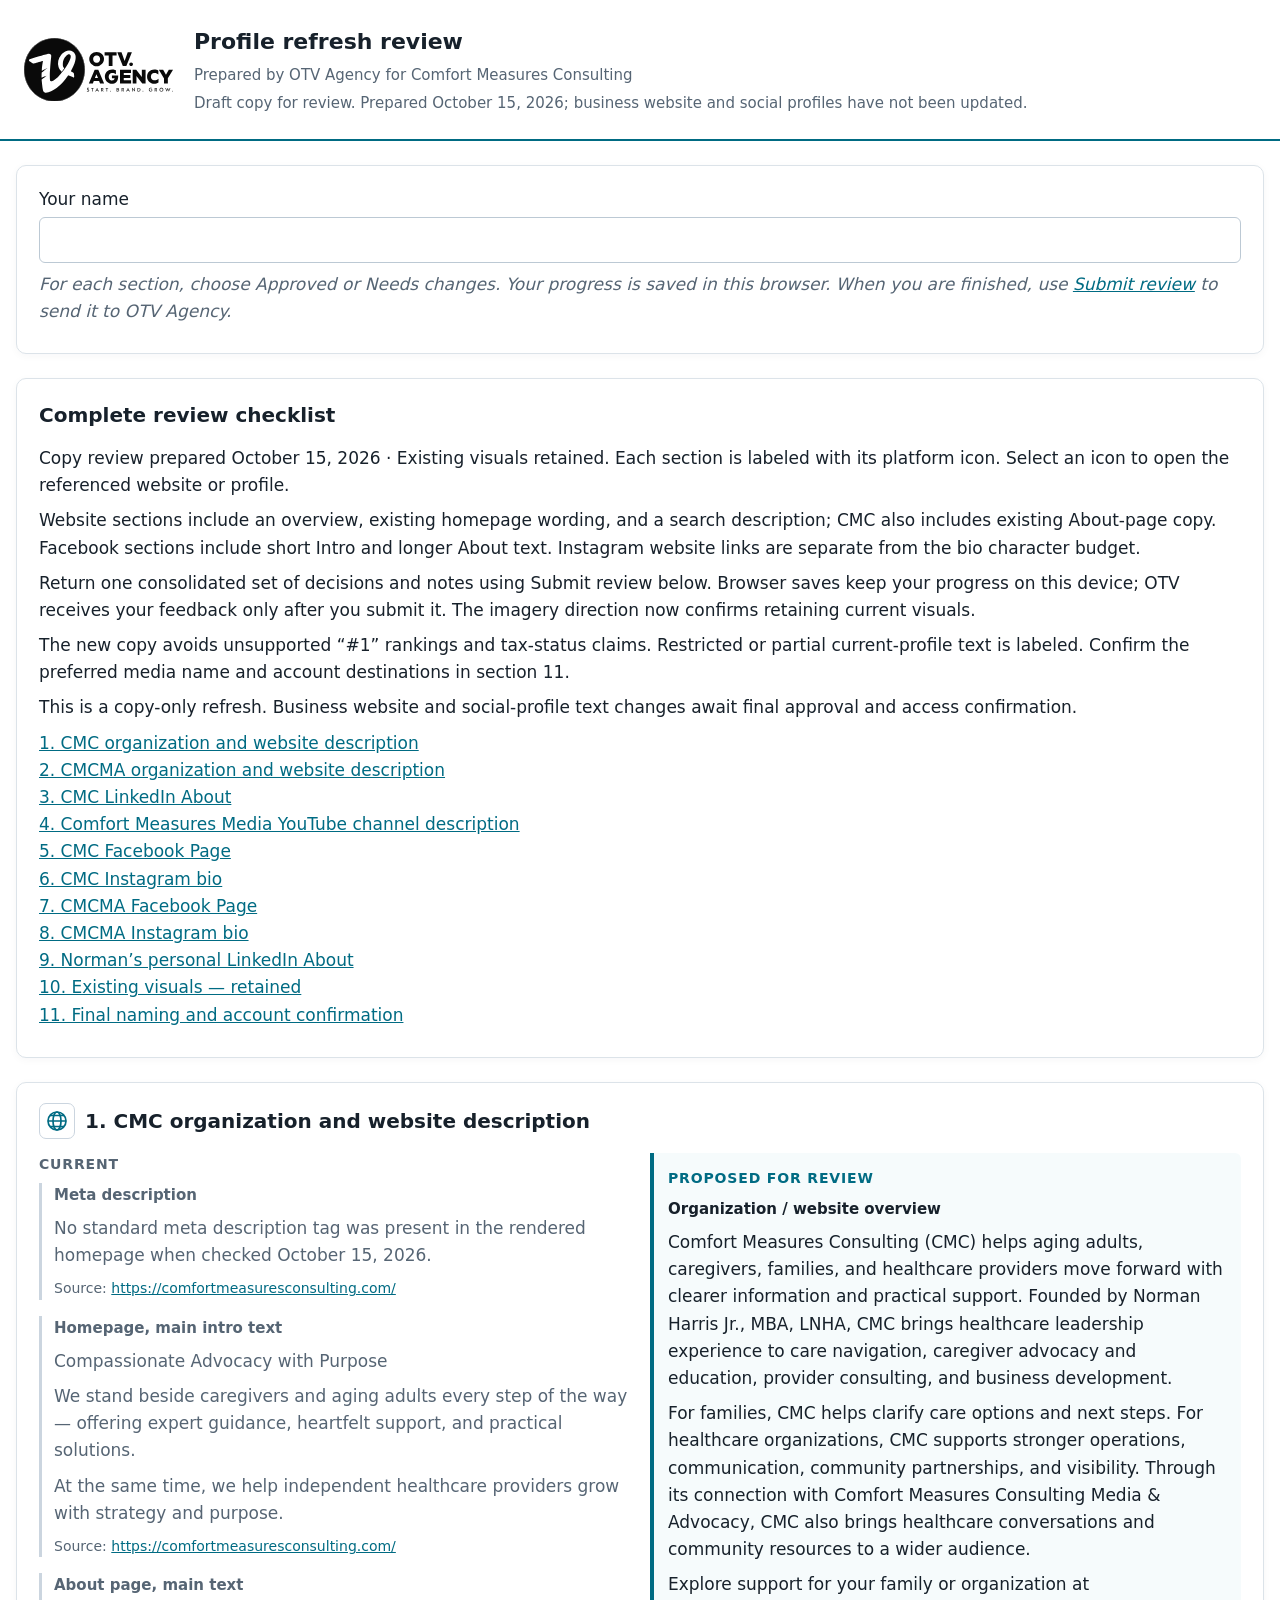
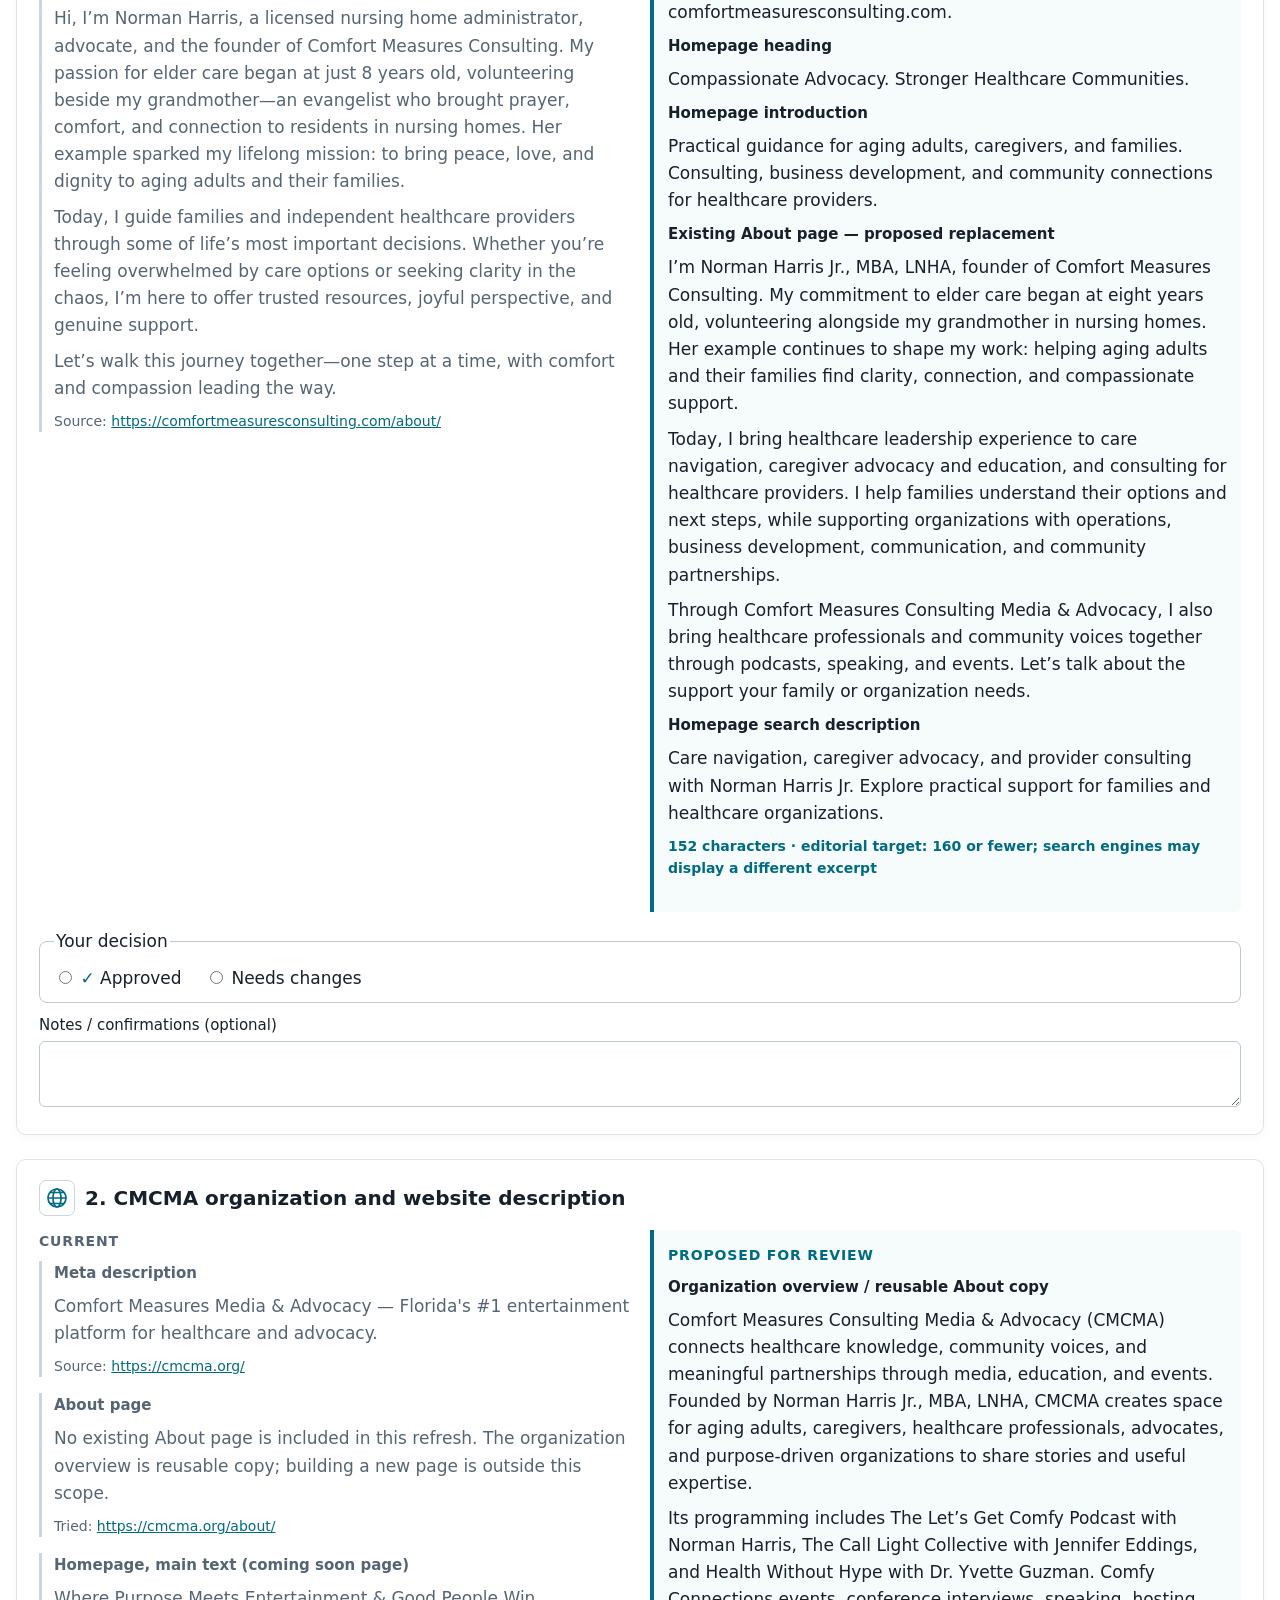
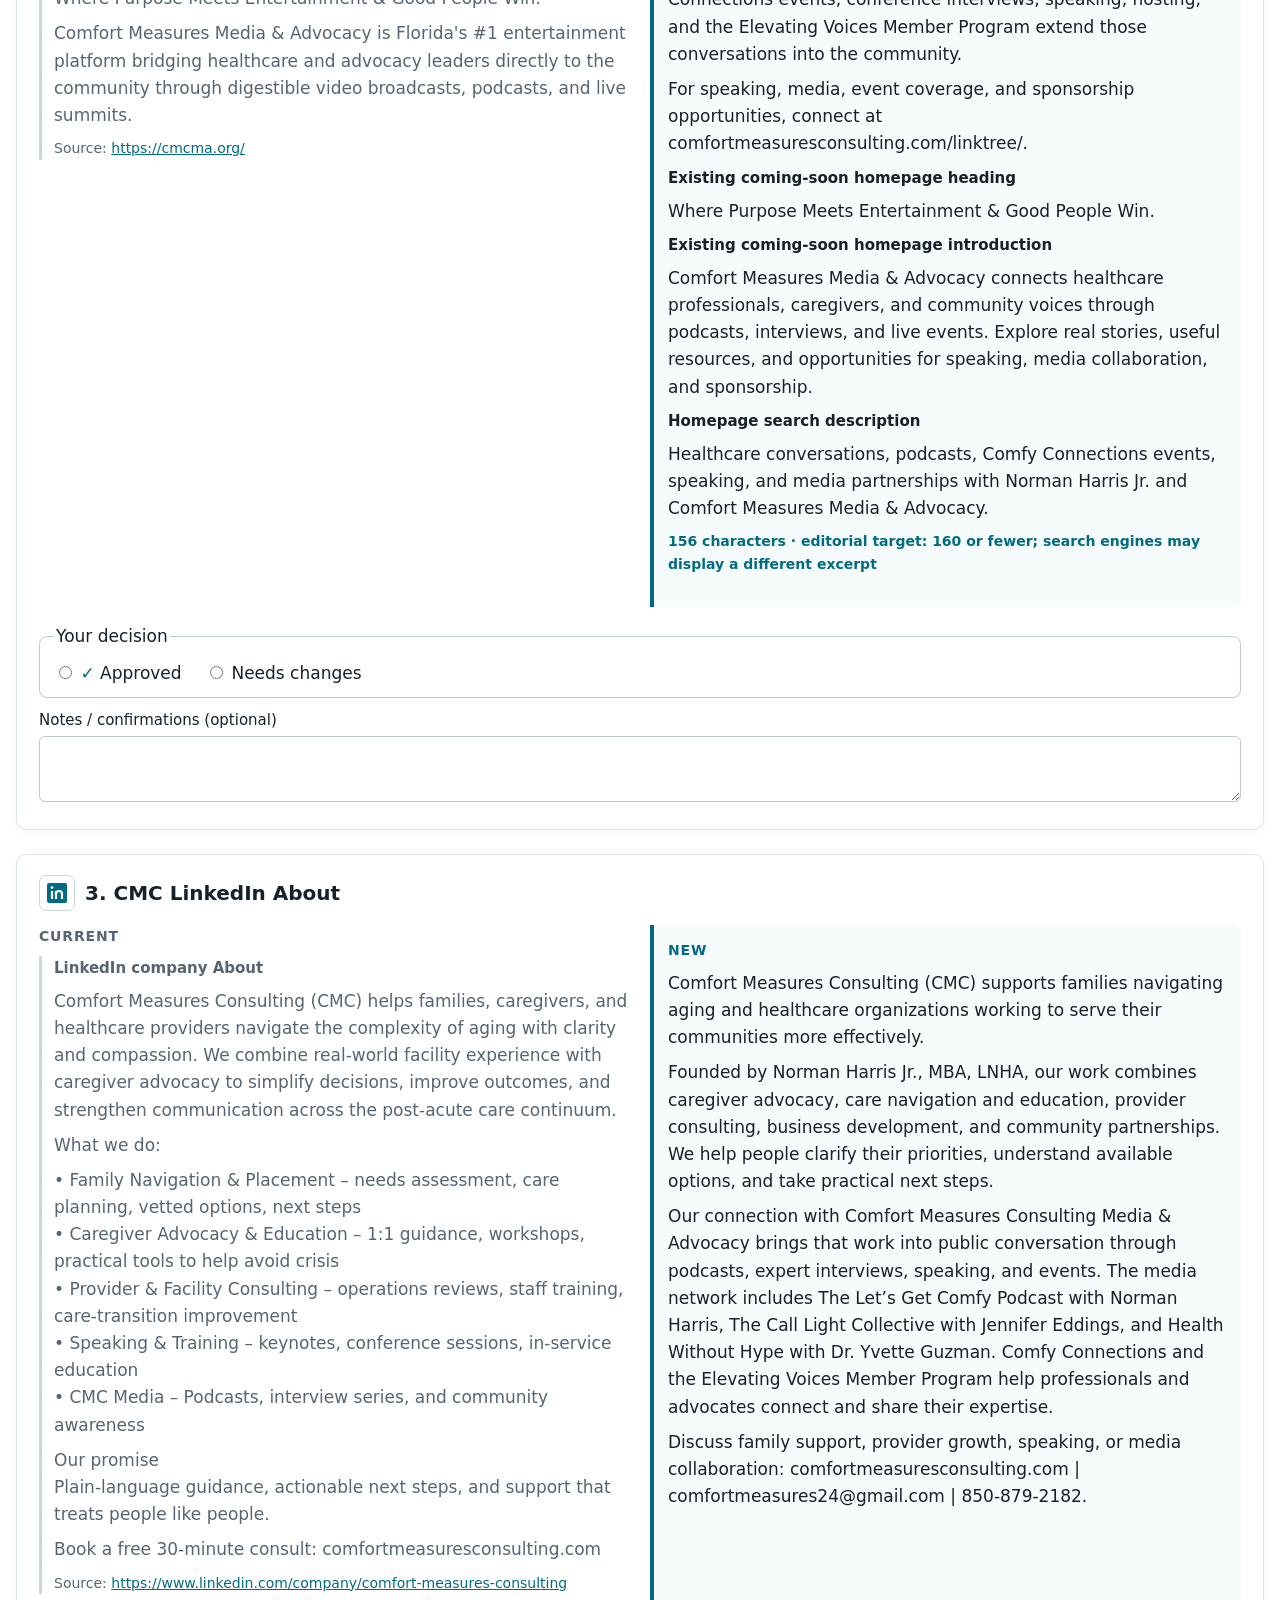
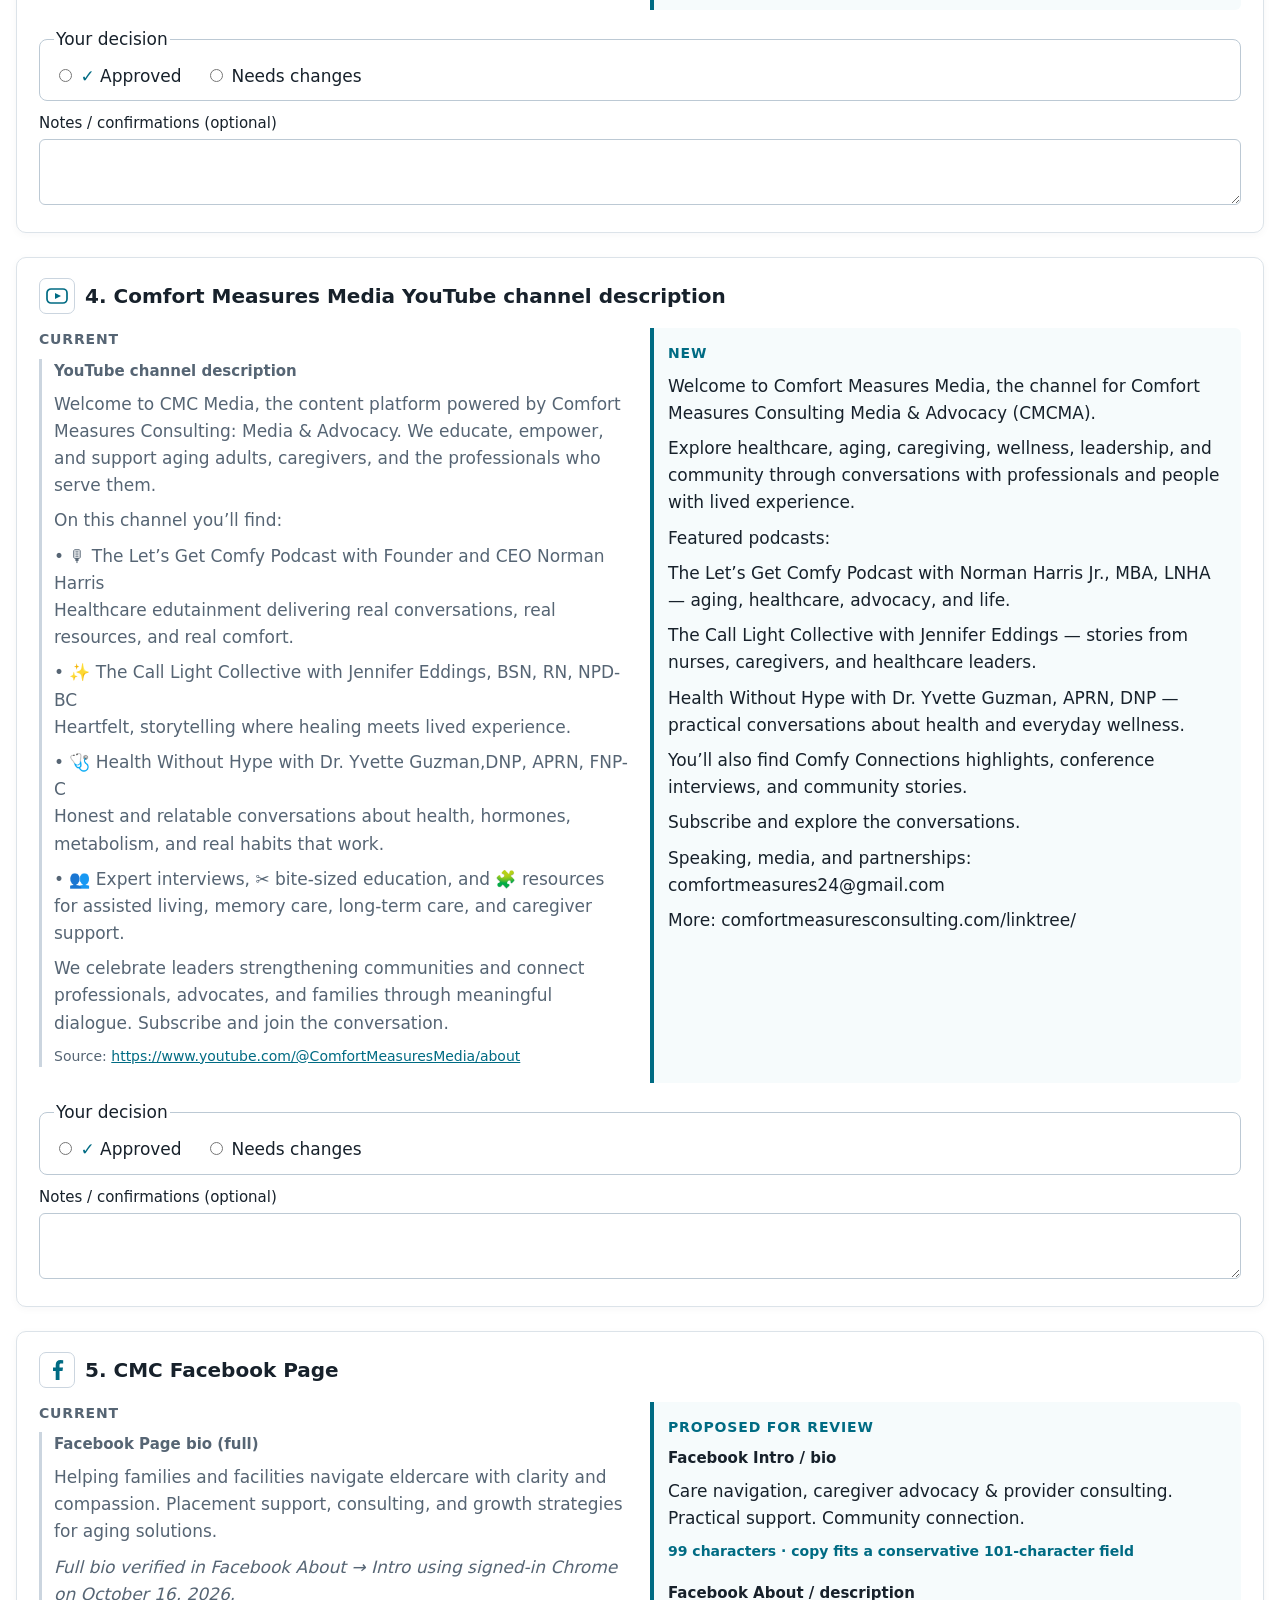
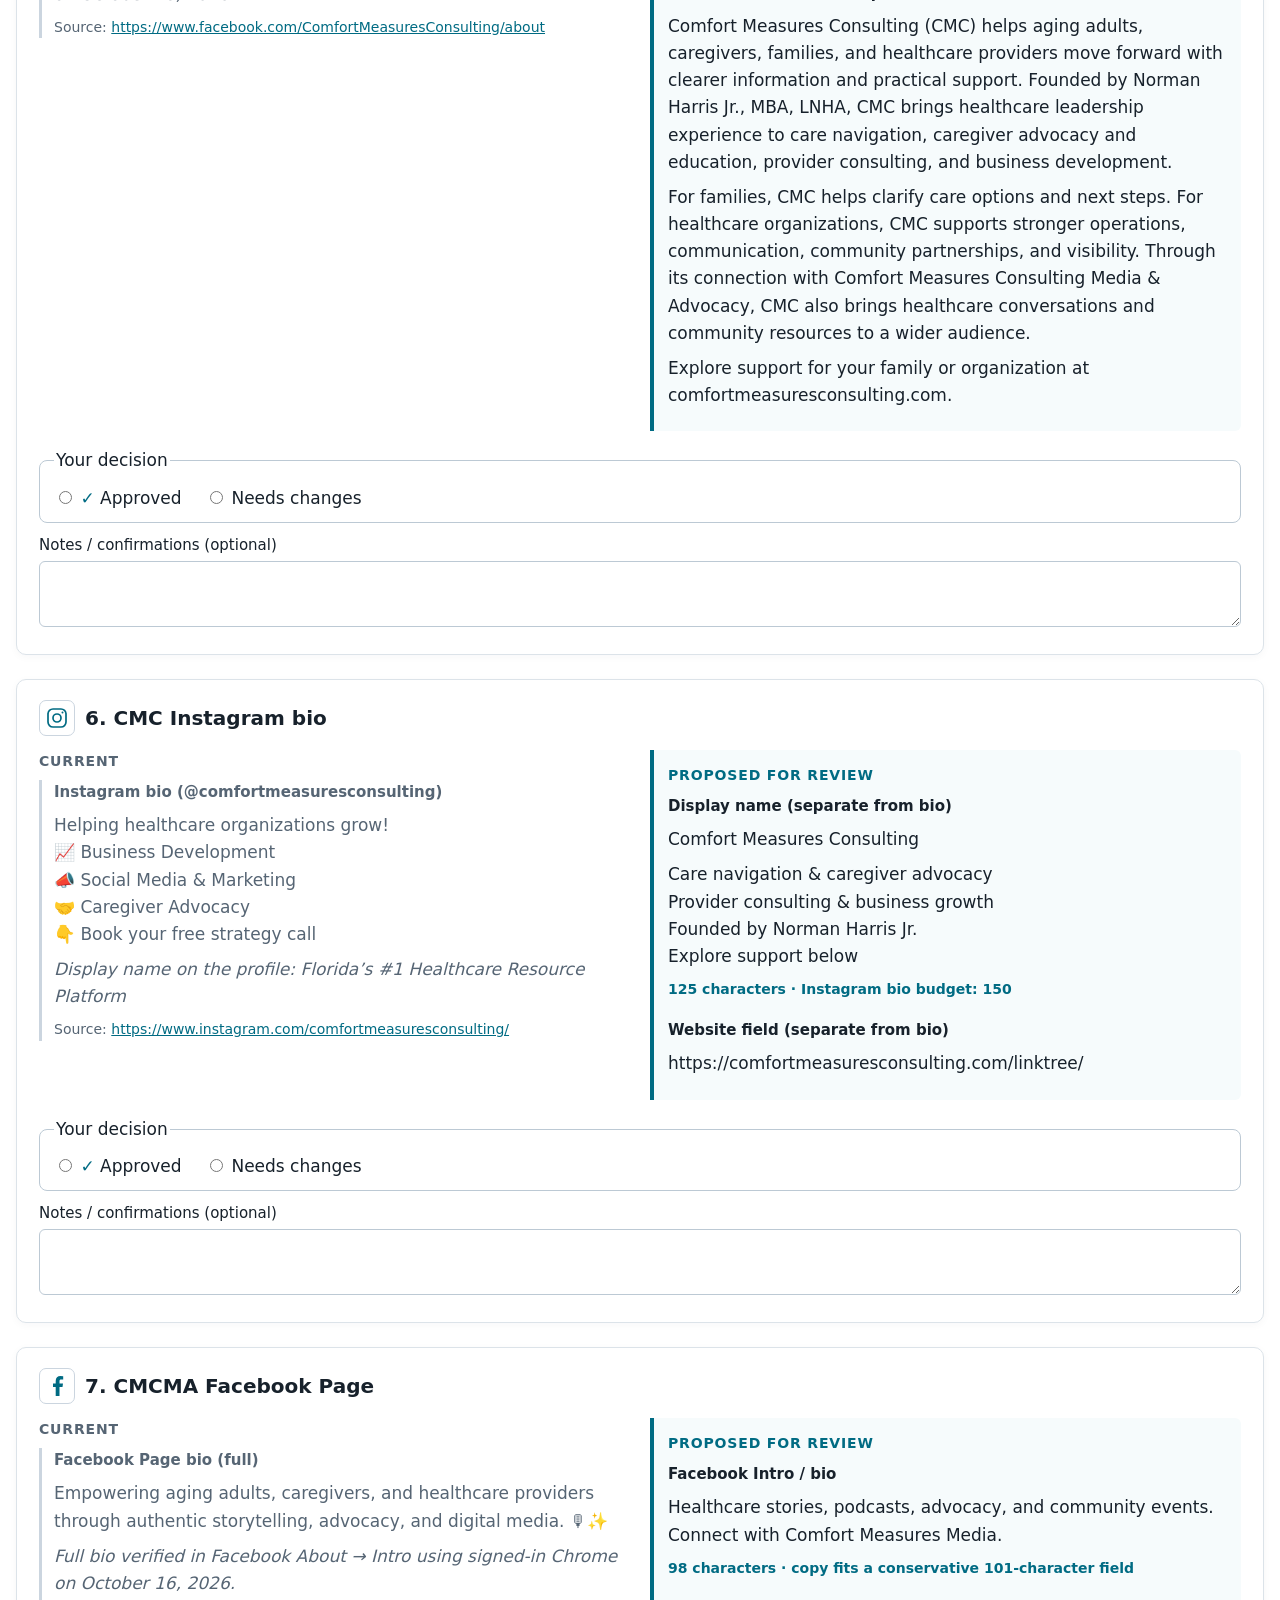
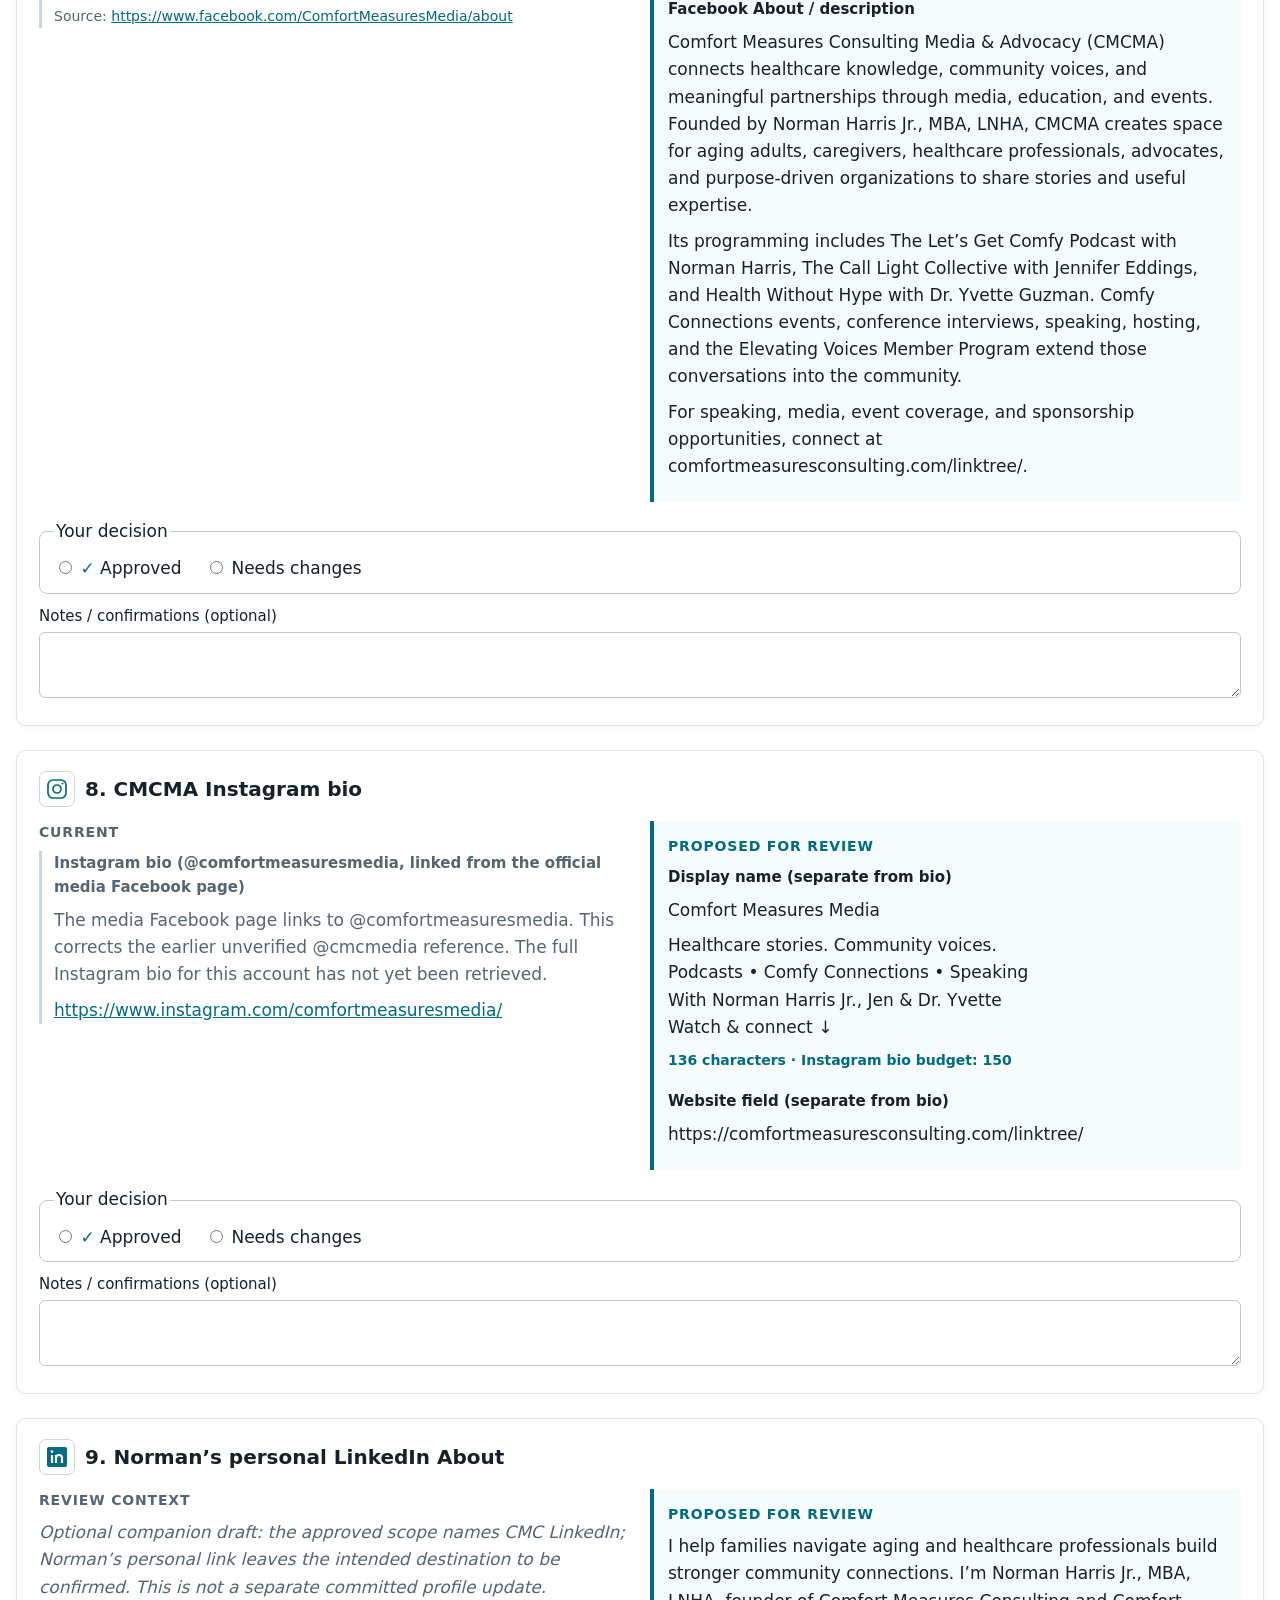
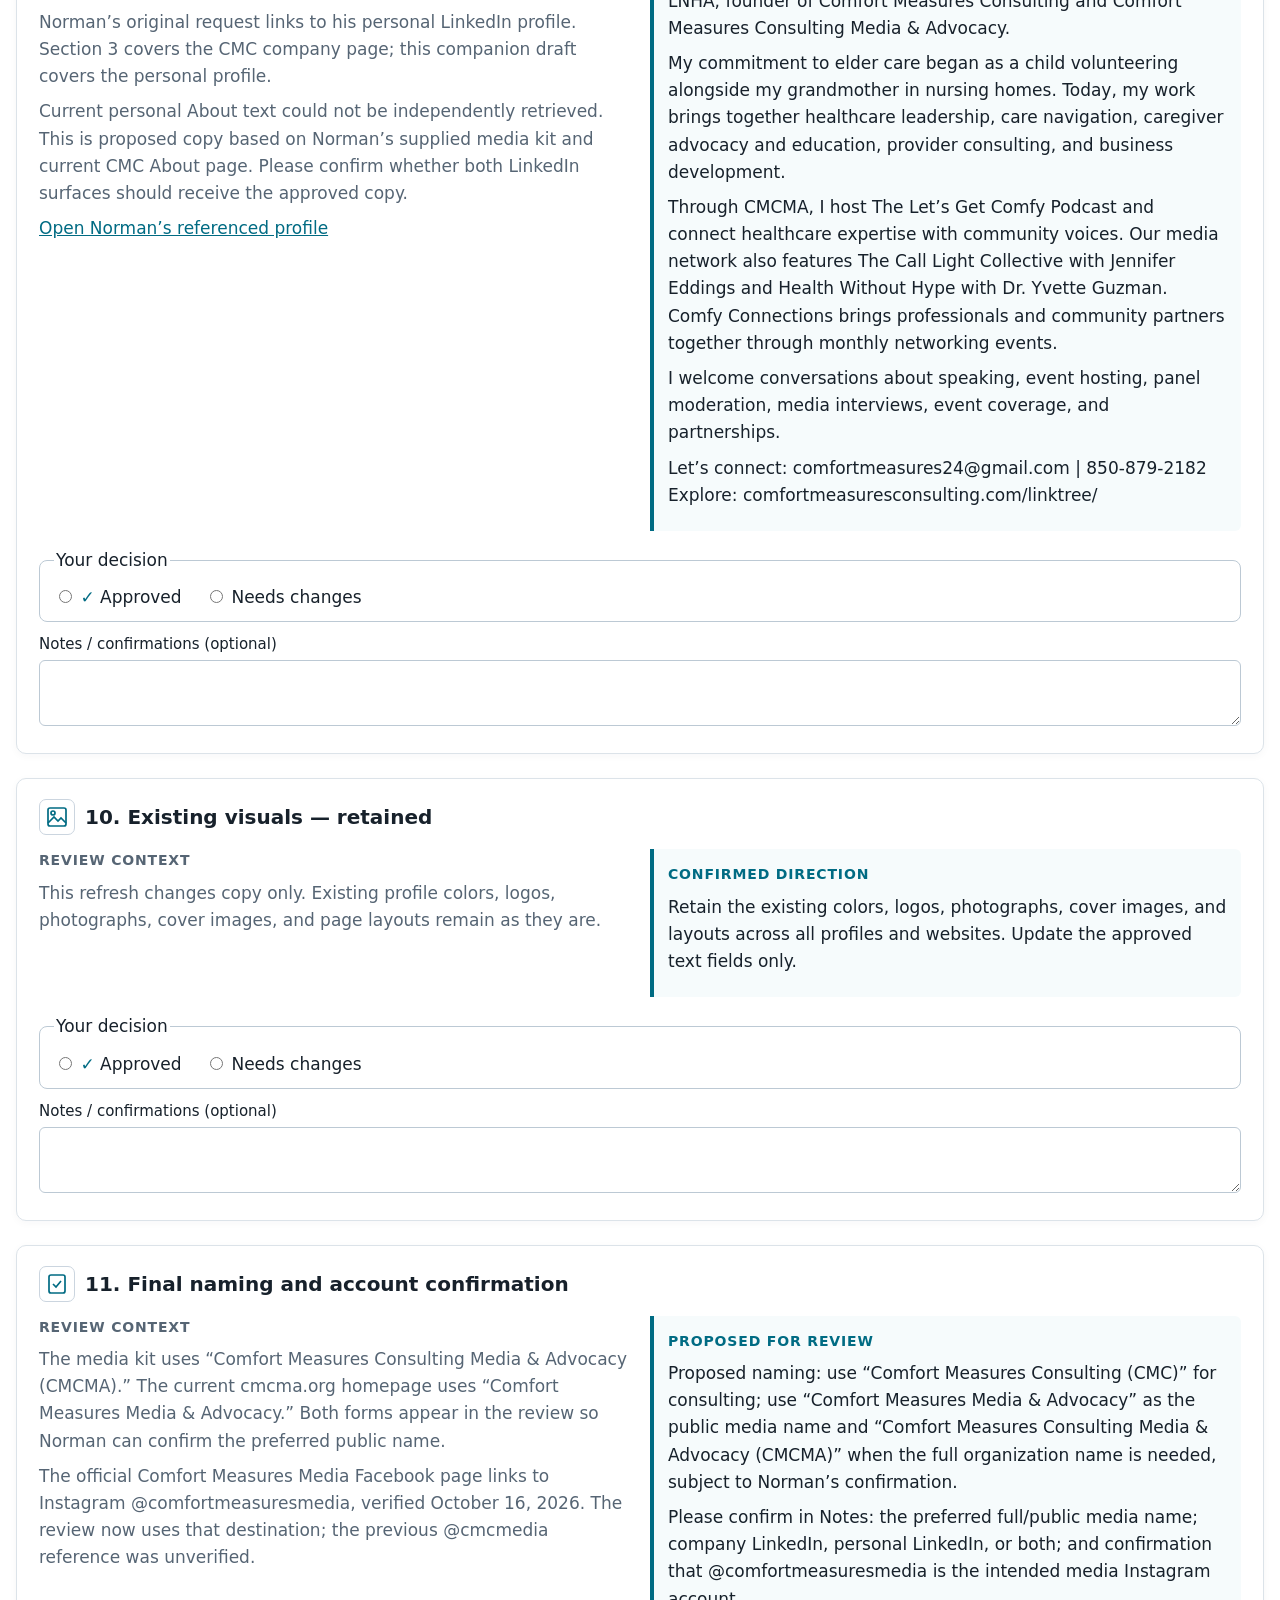
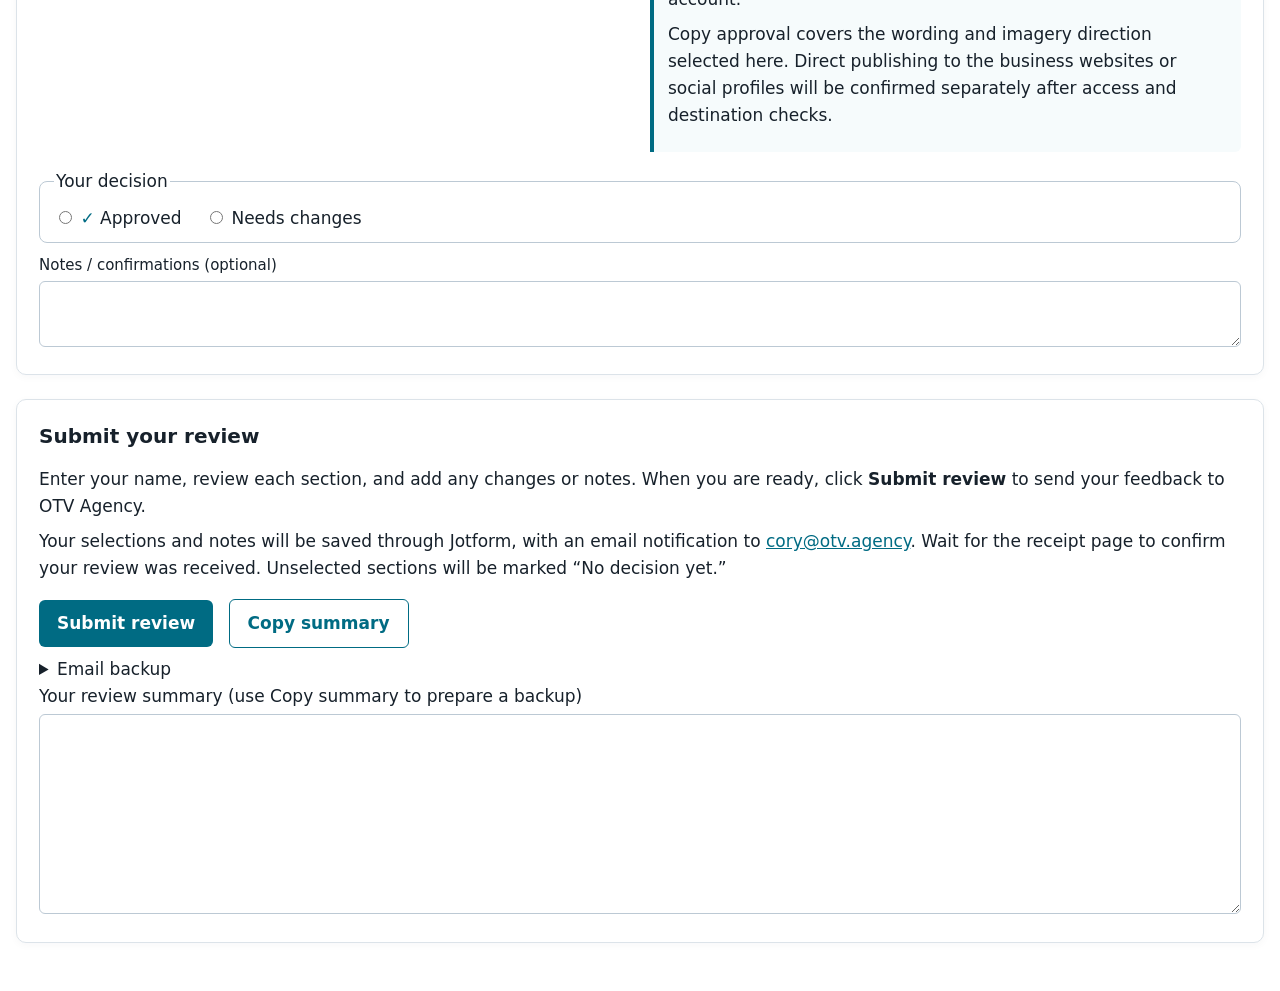
<file: index.html>
<!DOCTYPE html>

<html lang="en"><head><meta charset="utf-8"/><meta content="width=device-width,initial-scale=1" name="viewport"/><meta content="noindex, nofollow" name="robots"/><title>Profile refresh review | OTV Agency</title><style>:root{--bg:#ffffff;--surface:#ffffff;--white:#17212b;--muted:#566574;--cyan:#006b83;--cyan-d:#00566b}
body{font-family:system-ui,-apple-system,"Segoe UI",Roboto,Helvetica,Arial,sans-serif;font-size:17px;line-height:1.6;margin:0;background:var(--bg);color:var(--white)}
header{padding:24px;border-bottom:2px solid var(--cyan);display:flex;gap:20px;align-items:center;flex-wrap:wrap}.logo{width:150px;height:auto}
header h1{margin:0;font-size:22px}header p{margin:4px 0 0;font-size:15px;color:var(--muted)}
main{max-width:150ch;margin:0 auto;padding:24px 16px}.card,.who,.send{background:var(--surface);border-radius:10px;padding:20px 22px;margin-bottom:24px}
h2{font-size:20px;margin:0 0 14px}h3{font-size:14px;text-transform:uppercase;letter-spacing:.06em;margin:0 0 8px}
.grid{display:grid;grid-template-columns:1fr;gap:20px}.grid>div{max-width:68ch}@media(min-width:900px){.grid{grid-template-columns:1fr 1fr}}
.cur{color:var(--muted)}.cur .item{border-left:3px solid #cbd5df;padding-left:12px;margin-bottom:16px}
.new{border-left:4px solid var(--cyan);padding-left:14px}.new h3{color:var(--cyan)}
.lbl{font-weight:600;font-size:15px}p{margin:8px 0}.empty{font-style:italic;color:var(--muted)}.src{font-size:14px;word-break:break-all}a{color:var(--cyan)}
.count,.live{font-size:14px;color:var(--cyan);font-weight:600;margin-top:6px}.live.over{color:#b42318}
fieldset{border:1px solid #bcc9d4;border-radius:8px;margin:16px 0 10px;padding:10px 14px}fieldset label{margin-right:18px;white-space:nowrap}
textarea,input[type=text]{width:100%;box-sizing:border-box;font:inherit;background:var(--bg);color:var(--white);border:1px solid #bcc9d4;border-radius:6px;padding:8px;margin-top:4px}
.card.approved{outline:2px solid var(--cyan)}.card.approved h2::after{content:" ✓ Approved";color:var(--cyan);font-size:16px}.mark{color:var(--cyan);font-weight:700}.note{font-style:italic}
.notes,.editbox label{display:block;font-size:15px;margin-top:8px}
button{font:inherit;font-weight:600;background:var(--cyan);color:var(--bg);border:0;border-radius:6px;padding:10px 18px;margin:8px 10px 0 0;cursor:pointer}button.alt{background:transparent;color:var(--cyan);border:1px solid var(--cyan)}
#status{color:var(--muted);font-size:15px}#summary{min-height:200px}
.grid>div{min-width:0}html{scroll-behavior:smooth}h2{scroll-margin-top:20px}.count{margin-bottom:18px}.card p{overflow-wrap:anywhere}@media(max-width:500px){.card,.who,.send{padding:16px}fieldset label{display:block;white-space:normal}}
.section-platform-icon{display:inline-flex;align-items:center;justify-content:center;width:34px;height:34px;flex:0 0 34px;color:var(--cyan);vertical-align:middle;margin-right:10px;border:1px solid #cbd5df;border-radius:7px;text-decoration:none}.section-platform-icon svg{display:block}.section-platform-icon:focus-visible{outline:2px solid var(--white);outline-offset:3px}.card h2{display:flex;align-items:center;gap:0}.card h2::after{margin-left:8px}
:root{color-scheme:light}.card,.who,.send{border:1px solid #dce3e9;box-shadow:0 2px 8px rgba(23,33,43,.035)}header{background:#ffffff}.new{background:#f6fbfc;padding:14px;border-radius:0 6px 6px 0}a:focus-visible,button:focus-visible,textarea:focus-visible,input:focus-visible{outline:2px solid #006b83;outline-offset:3px}input[type=radio]{accent-color:#006b83}</style></head><body>
<header>
<svg aria-label="OTV Agency" class="logo" fill="#0A0A0A" id="Layer_1" role="img" version="1.1" viewbox="0 0 425 180" xmlns="http://www.w3.org/2000/svg">
<defs>
<style>
      .st0 {
        fill: #fff;
      }

      .st1 {
        fill: #0A0A0A;
        stroke: #fff;
        stroke-miterlimit: 10;
      }
    </style>
</defs>
<g id="d078aaab-94b9-4322-ac5e-c4c2d4238b2b">
<g id="d078aaab-94b9-4322-ac5e-c4c2d4238b2b-child-0">
<path d="M0,90C0,40.4,38.6.2,86.2.2s86.2,40.2,86.2,89.8-38.6,89.8-86.2,89.8S0,139.6,0,90Z" fill="#0A0A0A"></path>
</g>
</g>
<g id="d5fe298a-e653-4155-8f0c-7e26486e37f0">
<g id="d5fe298a-e653-4155-8f0c-7e26486e37f0-child-0">
<path class="st0" d="M59.7,154.8c-4-1.1-5.5-3.7-6.8-11.2-.5-3.1-1.8-13.6-2.4-19.9-.3-2.7-.5-5.2-.6-5.5,0-.5,0-.6,1.3-1.4,1.5-1,12.9-9.9,12.8-10-.2-.2-7.6,2.6-11.3,4.4-1.4.7-2.6,1.2-2.7,1.1-.2-.1-.2-10.1,0-12.6v-1.7c.1,0,1.3-.8,1.3-.8,2-1.3,14.1-11.2,14.9-12.1.1-.2-.4,0-1.2.4-3,1.4-11.5,5.6-12.9,6.4-.8.5-1.5.8-1.6.8-.2,0-.1-1.3.1-5.5.4-5.5,1.4-13.4,2.6-19.3.5-2.5.5-2.9,0-2.9s-5.1,1.5-11,3.3c-13,4-12.3,3.8-13.9,3.8-1.6,0-3.1-.4-5.4-1.6-1.9-1-6.3-3.8-7.4-4.8-2.2-1.9-1.8-4.7.8-5.6,1.6-.6,35.8-10.8,42-12.5,11.5-3.2,11.3-3.1,12.7-3.1,2.4.2,4.9,1.7,5.7,3.8.6,1.5.6,2.9,0,8.6-.9,8.2-1.5,14-2.4,25.6-1,12.8-1.2,17.4-1.2,24.6,0,7.8.4,12.4,1,13.8.4.7,1.3,1.4,2.4,1.7,2,.5,4.2-.3,8.3-3,5.1-3.5,9.4-7.2,14.6-12.9,1.4-1.5,3.4-3.7,4.4-4.8,2.9-3.1,8.8-10.8,10.6-13.1,4.7-6.4,7.4-10.6,11.3-17.8,5-9.3,6.7-13.9,6.7-18.3,0-2-.1-2.8-.6-3.8-.9-1.8-2.2-2.6-4.3-2.6-2.6,0-5.2,1.5-8.8,5.1-5.7,5.6-8.7,13.1-8.7,21.4s.7,6.8,2,10.3l1.9,3.1-3.5,4.5c-1.9,2.5-3.6,4.6-3.7,4.6-.3,0-3.2-3-4.8-5.2-1.5-2-3.2-5.5-4-8-3.7-11.1-.9-24.3,7.2-34.1,3.7-4.4,7.3-7.3,11.9-9.7,7.6-3.8,15.5-3.6,21.8.7,2.6,1.8,4.4,3.9,5.8,6.9,1.3,2.8,1.7,4.3,1.8,8,.2,7.3-1.7,15.1-6.4,25.7-1.3,3-4.6,9.5-6.2,12.5-.6,1.1-1,2.1-1,2.2,0,.1,1.5.9,3.3,1.7,2.8,1.3,3.3,1.6,4.1,2.4,1.3,1.4,1.6,3.3,1.9,9.3v2.9c.1,0-.4.5-.4.5-.3.3-.7.5-1,.5-.5,0-3.1-1.1-11.8-4.9-1.7-.7-3.2-1.3-3.3-1.3-.1,0-.9,1.1-1.8,2.4-8.4,12.4-15.1,20.2-23.9,27.8-10,8.6-20.8,15.1-30.6,18.4-3.5,1.2-7.7,1.6-9.8,1Z"></path>
</g>
</g>
<g id="_x33_2be26f8-b587-47ce-8bf9-70fa135e42ea">
<g id="_x33_2be26f8-b587-47ce-8bf9-70fa135e42ea-child-0">
<path class="st1" d="M0,90C0,40.4,38.6.2,86.2.2s86.2,40.2,86.2,89.8-38.6,89.8-86.2,89.8S0,139.6,0,90Z"></path>
</g>
</g>
<g id="_x37_3a89f76-44cf-452a-8e6e-d052a2a0c4e7">
<g id="_x37_3a89f76-44cf-452a-8e6e-d052a2a0c4e7-child-0">
<path class="st0" d="M59.7,154.8c-4-1.1-5.5-3.7-6.8-11.2-.5-3.1-1.8-13.6-2.4-19.9-.3-2.7-.5-5.2-.6-5.5,0-.5,0-.6,1.3-1.4,1.5-1,12.9-9.9,12.8-10-.2-.2-7.6,2.6-11.3,4.4-1.4.7-2.6,1.2-2.7,1.1-.2-.1-.2-10.1,0-12.6v-1.7c.1,0,1.3-.8,1.3-.8,2-1.3,14.1-11.2,14.9-12.1.1-.2-.4,0-1.2.4-3,1.4-11.5,5.6-12.9,6.4-.8.5-1.5.8-1.6.8-.2,0-.1-1.3.1-5.5.4-5.5,1.4-13.4,2.6-19.3.5-2.5.5-2.9,0-2.9s-5.1,1.5-11,3.3c-13,4-12.3,3.8-13.9,3.8-1.6,0-3.1-.4-5.4-1.6-1.9-1-6.3-3.8-7.4-4.8-2.2-1.9-1.8-4.7.8-5.6,1.6-.6,35.8-10.8,42-12.5,11.5-3.2,11.3-3.1,12.7-3.1,2.4.2,4.9,1.7,5.7,3.8.6,1.5.6,2.9,0,8.6-.9,8.2-1.5,14-2.4,25.6-1,12.8-1.2,17.4-1.2,24.6,0,7.8.4,12.4,1,13.8.4.7,1.3,1.4,2.4,1.7,2,.5,4.2-.3,8.3-3,5.1-3.5,9.4-7.2,14.6-12.9,1.4-1.5,3.4-3.7,4.4-4.8,2.9-3.1,8.8-10.8,10.6-13.1,4.7-6.4,7.4-10.6,11.3-17.8,5-9.3,6.7-13.9,6.7-18.3,0-2-.1-2.8-.6-3.8-.9-1.8-2.2-2.6-4.3-2.6-2.6,0-5.2,1.5-8.8,5.1-5.7,5.6-8.7,13.1-8.7,21.4s.7,6.8,2,10.3l1.9,3.1-3.5,4.5c-1.9,2.5-3.6,4.6-3.7,4.6-.3,0-3.2-3-4.8-5.2-1.5-2-3.2-5.5-4-8-3.7-11.1-.9-24.3,7.2-34.1,3.7-4.4,7.3-7.3,11.9-9.7,7.6-3.8,15.5-3.6,21.8.7,2.6,1.8,4.4,3.9,5.8,6.9,1.3,2.8,1.7,4.3,1.8,8,.2,7.3-1.7,15.1-6.4,25.7-1.3,3-4.6,9.5-6.2,12.5-.6,1.1-1,2.1-1,2.2,0,.1,1.5.9,3.3,1.7,2.8,1.3,3.3,1.6,4.1,2.4,1.3,1.4,1.6,3.3,1.9,9.3v2.9c.1,0-.4.5-.4.5-.3.3-.7.5-1,.5-.5,0-3.1-1.1-11.8-4.9-1.7-.7-3.2-1.3-3.3-1.3-.1,0-.9,1.1-1.8,2.4-8.4,12.4-15.1,20.2-23.9,27.8-10,8.6-20.8,15.1-30.6,18.4-3.5,1.2-7.7,1.6-9.8,1Z"></path>
</g>
</g>
<g id="_x30_d08c8b8-6dfc-4a44-80b9-7f81315abf9d">
<g id="e4d898ad-7310-409a-a9e2-b89d627a9a35">
<path d="M180.9,151.8c-.6,0-1.2,0-1.7-.3-.6-.2-1-.4-1.2-.7l.8-1.3c.2.2.5.4,1,.5.4.2.9.3,1.2.3s.9-.1,1.3-.3c.3-.2.5-.6.5-1s0-.6-.3-.8-.4-.4-.6-.6c-.2-.1-.6-.3-1.1-.6-.6-.3-.9-.4-1.1-.6-.9-.6-1.4-1.4-1.4-2.5s.3-1.6.9-2,1.4-.7,2.3-.7,1.9.3,2.6.8l-.8,1.3c-.2-.2-.4-.3-.8-.5-.3-.1-.7-.2-1.1-.2s-.9.1-1.1.3c-.3.2-.4.5-.4.9s0,.5.3.8.4.4.7.6c.3.2.6.4,1.1.6.4.2.8.4,1,.5.2.1.4.3.7.5.3.2.5.5.7.9.2.3.3.7.3,1.1,0,.6-.1,1.2-.4,1.6s-.7.8-1.2,1c-.5.2-1.1.3-1.8.3h0ZM192.9,142.8h-2.7v-1.4h7.1v1.4h-2.8v8.9h-1.6v-8.9ZM207.2,141.4l5.2,10.3h-1.9l-.9-2h-4.9l-.9,2h-1.8l5.1-10.3h.2ZM206.4,145.8l-1.2,2.5h3.6l-1.2-2.5-.6-1.4h0l-.6,1.4ZM223.8,151.7l-2.2-3.9c-.4,0-.9,0-1.2,0h-.4v3.9h-1.6v-10.3h2.4c1.2,0,2.2.2,3,.7.8.5,1.2,1.3,1.2,2.4s-.2,1.3-.5,1.8c-.3.5-.8.9-1.5,1.2l2.5,4.2h-1.9ZM221.1,146.6c.9,0,1.6-.2,2-.6.4-.4.5-.9.5-1.4,0-1.2-.9-1.8-2.5-1.8h-1v3.9h1ZM234,142.8h-2.7v-1.4h7.1v1.4h-2.8v8.9h-1.6v-8.9ZM245,151.8c-.3,0-.5,0-.7-.3-.2-.2-.3-.4-.3-.7s.1-.5.3-.7c.2-.2.4-.3.7-.3s.6,0,.8.3.3.4.3.7,0,.5-.3.7-.5.3-.8.3h0ZM262.3,141.4h2.7c1.5,0,2.6.2,3.1.7.5.5.7,1.1.7,1.8s-.1.9-.3,1.3c-.2.4-.6.7-1,.9.7.2,1.2.5,1.5.9s.5.9.5,1.5,0,1.1-.3,1.6c-.2.4-.6.8-1.2,1.1-.6.3-1.5.4-2.6.4h-3.1v-10.3ZM265.3,145.8c.7,0,1.2-.2,1.5-.5.3-.3.4-.7.4-1.2,0-.9-.7-1.3-2-1.3h-1.3v3h1.4ZM265.6,150.4c.9,0,1.5-.2,1.8-.5.3-.3.5-.8.5-1.3s-.2-.9-.5-1.1c-.4-.3-.9-.4-1.6-.4h-1.8v3.4h1.7ZM282,151.7l-2.2-3.9c-.4,0-.9,0-1.2,0h-.4v3.9h-1.6v-10.3h2.4c1.2,0,2.2.2,3,.7s1.2,1.3,1.2,2.4-.2,1.3-.5,1.8c-.3.5-.8.9-1.5,1.2l2.5,4.2h-1.9ZM279.3,146.6c.9,0,1.6-.2,2-.6.4-.4.5-.9.5-1.4,0-1.2-.9-1.8-2.6-1.8h-1v3.9h1ZM294.7,141.4l5.2,10.3h-1.9l-.9-2h-4.9l-.9,2h-1.8l5.1-10.3h.2ZM294,145.8l-1.2,2.5h3.6l-1.2-2.5-.6-1.4h0l-.6,1.4ZM307.6,145v1.1s0,5.5,0,5.5h-1.6v-10.3h.2l6.3,6.7v-1.2c0,0,0-5.6,0-5.6h1.6v10.3h-.2l-6.3-6.7ZM321.6,141.4h2.6c2.2,0,3.7.5,4.5,1.5.9,1,1.3,2.1,1.3,3.5s-.2,1.8-.6,2.6-1,1.4-1.8,1.9c-.8.5-2,.8-3.3.8h-2.7v-10.3ZM324.4,150.3c1.3,0,2.3-.4,2.9-1.1.6-.7.9-1.6.9-2.8s-.3-2-.9-2.6c-.6-.7-1.6-1-2.9-1h-1.2v7.5h1.2ZM337,151.8c-.3,0-.6,0-.7-.3-.2-.2-.3-.4-.3-.7s0-.5.3-.7.5-.3.8-.3.6,0,.7.3.3.4.3.7,0,.5-.3.7-.4.3-.7.3ZM359.3,151.8c-1.1,0-2-.2-2.8-.7-.8-.5-1.5-1.1-2-1.9-.5-.8-.7-1.7-.7-2.7s.2-1.9.7-2.7,1.1-1.4,2-1.9,1.8-.7,2.8-.7,1.1,0,1.5.1c.5,0,.8.2,1.1.3.3.1.5.2.6.3l-.6,1.3c-.6-.5-1.5-.7-2.7-.7s-1.4.2-2,.5-1,.8-1.3,1.3-.5,1.2-.5,1.9.2,1.5.5,2.1c.3.6.8,1.1,1.4,1.4.6.3,1.2.5,2,.5s.9,0,1.3-.2c.4-.1.8-.3,1.1-.5v-2h-2.2v-1.4h3.8v4c-.4.4-.9.8-1.6,1.1-.7.3-1.5.4-2.4.4h0ZM375.7,151.7l-2.2-3.9c-.4,0-.8,0-1.2,0h-.4v3.9h-1.6v-10.3h2.4c1.2,0,2.2.2,3,.7s1.2,1.3,1.2,2.4-.2,1.3-.5,1.8c-.3.5-.8.9-1.5,1.2l2.5,4.2h-1.9ZM373,146.6c.9,0,1.6-.2,2-.6.4-.4.5-.9.5-1.4,0-1.2-.9-1.8-2.5-1.8h-1v3.9h1ZM389.4,151.8c-1,0-1.9-.2-2.7-.6s-1.5-1-2-1.9c-.5-.8-.7-1.7-.7-2.8s.2-2,.7-2.8,1.1-1.4,2-1.8,1.7-.6,2.7-.6,1.9.2,2.7.6,1.5,1,2,1.8.7,1.7.7,2.8-.2,2-.7,2.8c-.5.8-1.1,1.4-2,1.9-.8.4-1.7.6-2.7.6ZM389.4,150.4c.7,0,1.3-.1,1.8-.4.6-.3,1-.7,1.3-1.3.3-.6.5-1.3.5-2.1s-.2-1.5-.5-2.1c-.3-.6-.8-1-1.3-1.3s-1.2-.4-1.8-.4-1.3.1-1.8.4-1,.7-1.3,1.3c-.3.6-.5,1.3-.5,2.1s.2,1.5.5,2.1c.3.6.8,1,1.3,1.3.6.3,1.2.4,1.8.4ZM410.5,148l2.6-6.6h1.7l-4.2,10.3h-.2l-2.9-6.7-2.9,6.7h-.2l-4.2-10.3h1.7l2.6,6.6,2.9-6.7h0l2.9,6.7ZM420.4,151.8c-.3,0-.5,0-.7-.3-.2-.2-.3-.4-.3-.7s.1-.5.3-.7.4-.3.7-.3.6,0,.7.3.3.4.3.7-.1.5-.3.7-.4.3-.7.3h0Z"></path>
</g>
</g>
<g id="_x35_28ac1cc-ed0b-431c-a9fa-775f5db2b960">
<g id="de8f9658-92a2-40c9-bcdc-eaefe55b50f9">
<path d="M226.6,59.7c0,2.8-.5,5.4-1.6,7.9-1.1,2.5-2.5,4.6-4.4,6.4-1.9,1.8-4.1,3.3-6.6,4.3-2.5,1.1-5.3,1.6-8.3,1.6s-5.8-.5-8.3-1.6-4.7-2.5-6.6-4.3c-1.8-1.8-3.3-4-4.3-6.4s-1.6-5.1-1.6-7.8.5-5.4,1.6-7.8c1-2.4,2.5-4.6,4.4-6.4,1.9-1.8,4.1-3.3,6.6-4.3,2.5-1,5.3-1.6,8.3-1.6s5.8.5,8.3,1.6c2.5,1,4.7,2.5,6.6,4.3,1.9,1.8,3.3,3.9,4.4,6.4,1,2.4,1.6,5,1.6,7.8ZM215.6,59.8c0-1.4-.2-2.7-.7-4s-1.1-2.4-2-3.3c-.9-1-1.9-1.7-3.1-2.3s-2.6-.9-4-.9-2.8.3-4,.8c-1.2.5-2.2,1.3-3.1,2.2-.8.9-1.5,2-2,3.3-.5,1.2-.7,2.6-.7,4s.2,2.7.7,4,1.1,2.4,2,3.4c.9,1,1.9,1.8,3.1,2.3,1.2.6,2.5.9,4,.9s2.8-.3,4-.9c1.2-.6,2.2-1.3,3.1-2.3.8-1,1.5-2.1,2-3.3s.7-2.6.7-4h0ZM240,49.8h-11.6v-9.4h34v9.4h-11.6v29.3h-10.7v-29.3ZM285.1,64.9l8.8-24.5h11.8l-15.7,39h-10l-15.7-39h12l8.8,24.5ZM183.7,128.9l16.5-39h10.3l16.5,39h-11.5l-2.8-6.9h-14.9l-2.8,6.9h-11.3ZM200.9,113.6h8.7l-4.3-11-4.4,11ZM256.7,114.1h-7.6v-7.9h17.8v2.2c0,4.2-.5,7.6-1.6,10.3-1.1,2.7-2.4,4.9-4.1,6.5-1.7,1.6-3.6,2.7-5.7,3.4-2.1.6-4.3,1-6.4,1s-5.3-.5-7.7-1.5c-2.4-1-4.5-2.4-6.4-4.2s-3.2-3.9-4.3-6.4c-1-2.5-1.6-5.2-1.6-8.1s.5-5.5,1.6-7.9,2.5-4.6,4.3-6.4c1.8-1.8,4-3.3,6.6-4.3,2.6-1,5.3-1.5,8.3-1.5s3.8.2,5.6.5c1.9.3,3.5.8,4.9,1.4v11.3c-1.4-1.2-3-2.1-4.6-2.7-1.7-.6-3.4-.9-5.3-.9s-3,.3-4.2.8-2.4,1.3-3.3,2.3-1.6,2.1-2.2,3.4c-.5,1.3-.8,2.7-.8,4.1s.2,3,.7,4.4c.5,1.3,1.2,2.5,2,3.4.9,1,1.9,1.7,3,2.2,1.2.5,2.4.8,3.7.8s1.5-.1,2.4-.3,1.6-.6,2.3-1.1,1.3-1.1,1.8-1.9c.5-.8.7-1.8.7-3h0ZM303.2,99.3h-20.5v5.9h18.6v8.5h-18.6v6.1h20.8v9.1h-31.4v-38.7h31.1v9.1ZM335.1,128.9l-16.5-21.2v21.2h-10.6v-38.7h10l15.9,20.5v-20.5h10.6v38.7h-9.4ZM381.1,115.2v10.7c-1.8,1.3-3.7,2.2-5.7,2.8-2,.6-4.2.9-6.7.9s-5.4-.5-7.8-1.5c-2.4-1-4.5-2.4-6.3-4.2-1.8-1.8-3.2-3.9-4.3-6.4s-1.6-5.1-1.6-8,.5-5.5,1.5-7.9,2.4-4.6,4.3-6.4,4-3.3,6.5-4.3,5.2-1.5,8.1-1.5,4.6.3,6.5.9c1.9.6,3.6,1.4,5.1,2.5v10.9c-1.3-1.3-2.8-2.4-4.7-3.2-1.8-.9-3.8-1.3-6-1.3s-3.1.3-4.4.8c-1.3.5-2.4,1.3-3.3,2.2-.9.9-1.6,2-2,3.3s-.7,2.6-.7,4,.2,2.8.7,4.1c.5,1.3,1.1,2.4,2,3.3.9.9,2,1.7,3.2,2.2,1.3.5,2.7.8,4.4.8s4-.4,5.8-1.2c1.8-.8,3.5-2,5.2-3.5h0ZM382.1,90.2h12.2l8,14.1,8-14.1h12l-14.7,24.1v14.7h-10.8v-14.5l-14.7-24.2Z"></path>
</g>
</g>
<g id="cf735325-802f-4af5-a93f-7202f4bae98b">
<g id="cf735325-802f-4af5-a93f-7202f4bae98b-child-0">
<path d="M298.3,74.3c0-2.9,2.3-5.2,5.2-5.2s5.2,2.3,5.2,5.2-2.3,5.2-5.2,5.2-5.2-2.3-5.2-5.2Z"></path>
</g>
</g>
</svg><div><h1>Profile refresh review</h1><p>Prepared by OTV Agency for Comfort Measures Consulting</p><p>Draft copy for review. Prepared October 15, 2026; business website and social profiles have not been updated.</p></div></header><main>
<div class="who"><label>Your name<input autocomplete="name" id="who" type="text"/></label><p class="empty">For each section, choose Approved or Needs changes. Your progress is saved in this browser. When you are finished, use <a href="#submit-review">Submit review</a> to send it to OTV Agency.</p></div><div class="who"><h2>Complete review checklist</h2><p>Copy review prepared October 15, 2026 · Existing visuals retained. Each section is labeled with its platform icon. Select an icon to open the referenced website or profile.</p><p>Website sections include an overview, existing homepage wording, and a search description; CMC also includes existing About-page copy. Facebook sections include short Intro and longer About text. Instagram website links are separate from the bio character budget.</p><p>Return one consolidated set of decisions and notes using Submit review below. Browser saves keep your progress on this device; OTV receives your feedback only after you submit it. The imagery direction now confirms retaining current visuals.</p><p>The new copy avoids unsupported “#1” rankings and tax-status claims. Restricted or partial current-profile text is labeled. Confirm the preferred media name and account destinations in section 11.</p><p>This is a copy-only refresh. Business website and social-profile text changes await final approval and access confirmation.</p><p><a href="#s1">1. CMC organization and website description</a><br/><a href="#s2">2. CMCMA organization and website description</a><br/><a href="#s3">3. CMC LinkedIn About</a><br/><a href="#s4">4. Comfort Measures Media YouTube channel description</a><br/><a href="#s5">5. CMC Facebook Page</a><br/><a href="#s6">6. CMC Instagram bio</a><br/><a href="#s7">7. CMCMA Facebook Page</a><br/><a href="#s8">8. CMCMA Instagram bio</a><br/><a href="#s9">9. Norman’s personal LinkedIn About</a><br/><a href="#s10">10. Existing visuals — retained</a><br/><a href="#s11">11. Final naming and account confirmation</a><br/></p></div>
<article class="card" data-id="s1" data-limit="0" data-title="CMC organization and website description"><h2 id="s1"><a aria-label="Open CMC website" class="section-platform-icon" href="https://comfortmeasuresconsulting.com/" rel="noopener" target="_blank" title="Open CMC website"><svg aria-hidden="true" fill="none" height="24" stroke="currentColor" stroke-width="1.7" viewbox="0 0 24 24" width="24"><circle cx="12" cy="12" r="9"></circle><ellipse cx="12" cy="12" rx="4" ry="9"></ellipse><path d="M3 12h18M5 6.5h14M5 17.5h14"></path></svg></a>1. CMC organization and website description</h2><div class="grid"><div class="cur"><h3>Current</h3><div class="item"><div class="lbl">Meta description</div><p>No standard meta description tag was present in the rendered homepage when checked October 15, 2026.</p><div class="src">Source: <a href="https://comfortmeasuresconsulting.com/">https://comfortmeasuresconsulting.com/</a></div></div><div class="item"><div class="lbl">Homepage, main intro text</div><p>Compassionate Advocacy with Purpose</p><p>We stand beside caregivers and aging adults every step of the way — offering expert guidance, heartfelt support, and practical solutions.</p><p>At the same time, we help independent healthcare providers grow with strategy and purpose.</p><div class="src">Source: <a href="https://comfortmeasuresconsulting.com/">https://comfortmeasuresconsulting.com/</a></div></div><div class="item"><div class="lbl">About page, main text</div><p>Hi, I’m Norman Harris, a licensed nursing home administrator, advocate, and the founder of Comfort Measures Consulting. My passion for elder care began at just 8 years old, volunteering beside my grandmother—an evangelist who brought prayer, comfort, and connection to residents in nursing homes. Her example sparked my lifelong mission: to bring peace, love, and dignity to aging adults and their families.</p><p>Today, I guide families and independent healthcare providers through some of life’s most important decisions. Whether you’re feeling overwhelmed by care options or seeking clarity in the chaos, I’m here to offer trusted resources, joyful perspective, and genuine support.</p><p>Let’s walk this journey together—one step at a time, with comfort and compassion leading the way.</p><div class="src">Source: <a href="https://comfortmeasuresconsulting.com/about/">https://comfortmeasuresconsulting.com/about/</a></div></div></div><div class="new"><h3>Proposed for review</h3><div class="lbl">Organization / website overview</div><p style="white-space:pre-line">Comfort Measures Consulting (CMC) helps aging adults, caregivers, families, and healthcare providers move forward with clearer information and practical support. Founded by Norman Harris Jr., MBA, LNHA, CMC brings healthcare leadership experience to care navigation, caregiver advocacy and education, provider consulting, and business development.</p><p style="white-space:pre-line">For families, CMC helps clarify care options and next steps. For healthcare organizations, CMC supports stronger operations, communication, community partnerships, and visibility. Through its connection with Comfort Measures Consulting Media &amp; Advocacy, CMC also brings healthcare conversations and community resources to a wider audience.</p><p style="white-space:pre-line">Explore support for your family or organization at comfortmeasuresconsulting.com.</p><div class="lbl">Homepage heading</div><p style="white-space:pre-line">Compassionate Advocacy. Stronger Healthcare Communities.</p><div class="lbl">Homepage introduction</div><p style="white-space:pre-line">Practical guidance for aging adults, caregivers, and families. Consulting, business development, and community connections for healthcare providers.</p><div class="lbl">Existing About page — proposed replacement</div><p style="white-space:pre-line">I’m Norman Harris Jr., MBA, LNHA, founder of Comfort Measures Consulting. My commitment to elder care began at eight years old, volunteering alongside my grandmother in nursing homes. Her example continues to shape my work: helping aging adults and their families find clarity, connection, and compassionate support.</p><p style="white-space:pre-line">Today, I bring healthcare leadership experience to care navigation, caregiver advocacy and education, and consulting for healthcare providers. I help families understand their options and next steps, while supporting organizations with operations, business development, communication, and community partnerships.</p><p style="white-space:pre-line">Through Comfort Measures Consulting Media &amp; Advocacy, I also bring healthcare professionals and community voices together through podcasts, speaking, and events. Let’s talk about the support your family or organization needs.</p><div class="lbl">Homepage search description</div><p style="white-space:pre-line">Care navigation, caregiver advocacy, and provider consulting with Norman Harris Jr. Explore practical support for families and healthcare organizations.</p><div class="count">152 characters · editorial target: 160 or fewer; search engines may display a different excerpt</div><textarea class="newsrc" hidden="">Organization / website overview
Comfort Measures Consulting (CMC) helps aging adults, caregivers, families, and healthcare providers move forward with clearer information and practical support. Founded by Norman Harris Jr., MBA, LNHA, CMC brings healthcare leadership experience to care navigation, caregiver advocacy and education, provider consulting, and business development.

For families, CMC helps clarify care options and next steps. For healthcare organizations, CMC supports stronger operations, communication, community partnerships, and visibility. Through its connection with Comfort Measures Consulting Media &amp; Advocacy, CMC also brings healthcare conversations and community resources to a wider audience.

Explore support for your family or organization at comfortmeasuresconsulting.com.

Homepage heading
Compassionate Advocacy. Stronger Healthcare Communities.

Homepage introduction
Practical guidance for aging adults, caregivers, and families. Consulting, business development, and community connections for healthcare providers.

Existing About page — proposed replacement
I’m Norman Harris Jr., MBA, LNHA, founder of Comfort Measures Consulting. My commitment to elder care began at eight years old, volunteering alongside my grandmother in nursing homes. Her example continues to shape my work: helping aging adults and their families find clarity, connection, and compassionate support.

Today, I bring healthcare leadership experience to care navigation, caregiver advocacy and education, and consulting for healthcare providers. I help families understand their options and next steps, while supporting organizations with operations, business development, communication, and community partnerships.

Through Comfort Measures Consulting Media &amp; Advocacy, I also bring healthcare professionals and community voices together through podcasts, speaking, and events. Let’s talk about the support your family or organization needs.

Homepage search description
Care navigation, caregiver advocacy, and provider consulting with Norman Harris Jr. Explore practical support for families and healthcare organizations.</textarea></div></div>
<fieldset class="choice"><legend>Your decision</legend>
<label class="opt ok"><input name="c1" type="radio" value="approved"/> <span aria-hidden="true" class="mark">✓</span> Approved</label>
<label class="opt"><input name="c1" type="radio" value="changes"/> Needs changes</label></fieldset>
<div class="editbox" hidden=""><label>Your proposed changes<textarea class="edit" rows="9"></textarea></label><div class="live"></div>
</div><label class="notes">Notes / confirmations (optional)<textarea class="notebox" rows="2"></textarea></label></article><article class="card" data-id="s2" data-limit="0" data-title="CMCMA organization and website description"><h2 id="s2"><a aria-label="Open CMCMA website" class="section-platform-icon" href="https://cmcma.org/" rel="noopener" target="_blank" title="Open CMCMA website"><svg aria-hidden="true" fill="none" height="24" stroke="currentColor" stroke-width="1.7" viewbox="0 0 24 24" width="24"><circle cx="12" cy="12" r="9"></circle><ellipse cx="12" cy="12" rx="4" ry="9"></ellipse><path d="M3 12h18M5 6.5h14M5 17.5h14"></path></svg></a>2. CMCMA organization and website description</h2><div class="grid"><div class="cur"><h3>Current</h3><div class="item"><div class="lbl">Meta description</div><p>Comfort Measures Media &amp; Advocacy — Florida's #1 entertainment platform for healthcare and advocacy.</p><div class="src">Source: <a href="https://cmcma.org/">https://cmcma.org/</a></div></div><div class="item"><div class="lbl">About page</div><p>No existing About page is included in this refresh. The organization overview is reusable copy; building a new page is outside this scope.</p><div class="src">Tried: <a href="https://cmcma.org/about/">https://cmcma.org/about/</a></div></div><div class="item"><div class="lbl">Homepage, main text (coming soon page)</div><p>Where Purpose Meets Entertainment &amp; Good People Win.</p><p>Comfort Measures Media &amp; Advocacy is Florida's #1 entertainment platform bridging healthcare and advocacy leaders directly to the community through digestible video broadcasts, podcasts, and live summits.</p><div class="src">Source: <a href="https://cmcma.org/">https://cmcma.org/</a></div></div></div><div class="new"><h3>Proposed for review</h3><div class="lbl">Organization overview / reusable About copy</div><p style="white-space:pre-line">Comfort Measures Consulting Media &amp; Advocacy (CMCMA) connects healthcare knowledge, community voices, and meaningful partnerships through media, education, and events. Founded by Norman Harris Jr., MBA, LNHA, CMCMA creates space for aging adults, caregivers, healthcare professionals, advocates, and purpose-driven organizations to share stories and useful expertise.</p><p style="white-space:pre-line">Its programming includes The Let’s Get Comfy Podcast with Norman Harris, The Call Light Collective with Jennifer Eddings, and Health Without Hype with Dr. Yvette Guzman. Comfy Connections events, conference interviews, speaking, hosting, and the Elevating Voices Member Program extend those conversations into the community.</p><p style="white-space:pre-line">For speaking, media, event coverage, and sponsorship opportunities, connect at comfortmeasuresconsulting.com/linktree/.</p><div class="lbl">Existing coming-soon homepage heading</div><p style="white-space:pre-line">Where Purpose Meets Entertainment &amp; Good People Win.</p><div class="lbl">Existing coming-soon homepage introduction</div><p style="white-space:pre-line">Comfort Measures Media &amp; Advocacy connects healthcare professionals, caregivers, and community voices through podcasts, interviews, and live events. Explore real stories, useful resources, and opportunities for speaking, media collaboration, and sponsorship.</p><div class="lbl">Homepage search description</div><p style="white-space:pre-line">Healthcare conversations, podcasts, Comfy Connections events, speaking, and media partnerships with Norman Harris Jr. and Comfort Measures Media &amp; Advocacy.</p><div class="count">156 characters · editorial target: 160 or fewer; search engines may display a different excerpt</div><textarea class="newsrc" hidden="">Organization overview / reusable About copy
Comfort Measures Consulting Media &amp; Advocacy (CMCMA) connects healthcare knowledge, community voices, and meaningful partnerships through media, education, and events. Founded by Norman Harris Jr., MBA, LNHA, CMCMA creates space for aging adults, caregivers, healthcare professionals, advocates, and purpose-driven organizations to share stories and useful expertise.

Its programming includes The Let’s Get Comfy Podcast with Norman Harris, The Call Light Collective with Jennifer Eddings, and Health Without Hype with Dr. Yvette Guzman. Comfy Connections events, conference interviews, speaking, hosting, and the Elevating Voices Member Program extend those conversations into the community.

For speaking, media, event coverage, and sponsorship opportunities, connect at comfortmeasuresconsulting.com/linktree/.

Existing coming-soon homepage heading
Where Purpose Meets Entertainment &amp; Good People Win.

Existing coming-soon homepage introduction
Comfort Measures Media &amp; Advocacy connects healthcare professionals, caregivers, and community voices through podcasts, interviews, and live events. Explore real stories, useful resources, and opportunities for speaking, media collaboration, and sponsorship.

Homepage search description
Healthcare conversations, podcasts, Comfy Connections events, speaking, and media partnerships with Norman Harris Jr. and Comfort Measures Media &amp; Advocacy.</textarea></div></div>
<fieldset class="choice"><legend>Your decision</legend>
<label class="opt ok"><input name="c2" type="radio" value="approved"/> <span aria-hidden="true" class="mark">✓</span> Approved</label>
<label class="opt"><input name="c2" type="radio" value="changes"/> Needs changes</label></fieldset>
<div class="editbox" hidden=""><label>Your proposed changes<textarea class="edit" rows="9"></textarea></label><div class="live"></div>
</div><label class="notes">Notes / confirmations (optional)<textarea class="notebox" rows="2"></textarea></label></article><article class="card" data-id="s3" data-limit="2000" data-title="CMC LinkedIn About"><h2 id="s3"><a aria-label="Open CMC company LinkedIn" class="section-platform-icon" href="https://www.linkedin.com/company/comfort-measures-consulting" rel="noopener" target="_blank" title="Open CMC company LinkedIn"><svg aria-hidden="true" fill="none" height="24" stroke="currentColor" stroke-width="1.7" viewbox="0 0 24 24" width="24"><rect fill="currentColor" height="20" rx="2" stroke="none" width="20" x="2" y="2"></rect><path d="M7 10v8M11 18v-8m0 3c0-4 6-4 6 0v5" stroke="#ffffff" stroke-width="2.2"></path><circle cx="7" cy="6.6" fill="#ffffff" r="1.3" stroke="none"></circle></svg></a>3. CMC LinkedIn About</h2><div class="grid"><div class="cur"><h3>Current</h3><div class="item"><div class="lbl">LinkedIn company About</div><p>Comfort Measures Consulting (CMC) helps families, caregivers, and healthcare providers navigate the complexity of aging with clarity and compassion. We combine real-world facility experience with caregiver advocacy to simplify decisions, improve outcomes, and strengthen communication across the post-acute care continuum.</p><p>What we do:</p><p>• Family Navigation &amp; Placement – needs assessment, care planning, vetted options, next steps<br/>• Caregiver Advocacy &amp; Education – 1:1 guidance, workshops, practical tools to help avoid crisis<br/>• Provider &amp; Facility Consulting – operations reviews, staff training, care-transition improvement<br/>• Speaking &amp; Training – keynotes, conference sessions, in-service education<br/>• CMC Media – Podcasts, interview series, and community awareness</p><p>Our promise<br/>Plain-language guidance, actionable next steps, and support that treats people like people.</p><p>Book a free 30-minute consult: comfortmeasuresconsulting.com</p><div class="src">Source: <a href="https://www.linkedin.com/company/comfort-measures-consulting">https://www.linkedin.com/company/comfort-measures-consulting</a></div></div></div><div class="new"><h3>New</h3><p>Comfort Measures Consulting (CMC) supports families navigating aging and healthcare organizations working to serve their communities more effectively.</p><p>Founded by Norman Harris Jr., MBA, LNHA, our work combines caregiver advocacy, care navigation and education, provider consulting, business development, and community partnerships. We help people clarify their priorities, understand available options, and take practical next steps.</p><p>Our connection with Comfort Measures Consulting Media &amp; Advocacy brings that work into public conversation through podcasts, expert interviews, speaking, and events. The media network includes The Let’s Get Comfy Podcast with Norman Harris, The Call Light Collective with Jennifer Eddings, and Health Without Hype with Dr. Yvette Guzman. Comfy Connections and the Elevating Voices Member Program help professionals and advocates connect and share their expertise.</p><p>Discuss family support, provider growth, speaking, or media collaboration: comfortmeasuresconsulting.com | comfortmeasures24@gmail.com | 850-879-2182.</p><textarea class="newsrc" hidden="">Comfort Measures Consulting (CMC) supports families navigating aging and healthcare organizations working to serve their communities more effectively.

Founded by Norman Harris Jr., MBA, LNHA, our work combines caregiver advocacy, care navigation and education, provider consulting, business development, and community partnerships. We help people clarify their priorities, understand available options, and take practical next steps.

Our connection with Comfort Measures Consulting Media &amp; Advocacy brings that work into public conversation through podcasts, expert interviews, speaking, and events. The media network includes The Let’s Get Comfy Podcast with Norman Harris, The Call Light Collective with Jennifer Eddings, and Health Without Hype with Dr. Yvette Guzman. Comfy Connections and the Elevating Voices Member Program help professionals and advocates connect and share their expertise.

Discuss family support, provider growth, speaking, or media collaboration: comfortmeasuresconsulting.com | comfortmeasures24@gmail.com | 850-879-2182.</textarea></div></div>
<fieldset class="choice"><legend>Your decision</legend>
<label class="opt ok"><input name="c3" type="radio" value="approved"/> <span aria-hidden="true" class="mark">✓</span> Approved</label>
<label class="opt"><input name="c3" type="radio" value="changes"/> Needs changes</label></fieldset>
<div class="editbox" hidden=""><label>Your proposed changes<textarea class="edit" rows="9"></textarea></label><div class="live"></div>
</div><label class="notes">Notes / confirmations (optional)<textarea class="notebox" rows="2"></textarea></label></article><article class="card" data-id="s4" data-limit="1000" data-title="Comfort Measures Media YouTube channel description"><h2 id="s4"><a aria-label="Open Comfort Measures Media YouTube" class="section-platform-icon" href="https://www.youtube.com/@ComfortMeasuresMedia/about" rel="noopener" target="_blank" title="Open Comfort Measures Media YouTube"><svg aria-hidden="true" fill="none" height="24" stroke="currentColor" stroke-width="1.7" viewbox="0 0 24 24" width="24"><rect height="14" rx="4" width="20" x="2" y="5"></rect><path d="m10 9 6 3-6 3z" fill="currentColor" stroke="none"></path></svg></a>4. Comfort Measures Media YouTube channel description</h2><div class="grid"><div class="cur"><h3>Current</h3><div class="item"><div class="lbl">YouTube channel description</div><p>Welcome to CMC Media, the content platform powered by Comfort Measures Consulting: Media &amp; Advocacy. We educate, empower, and support aging adults, caregivers, and the professionals who serve them. </p><p>On this channel you’ll find:</p><p>• 🎙 The Let’s Get Comfy Podcast with Founder and CEO Norman Harris<br/>Healthcare edutainment delivering real conversations, real resources, and real comfort.</p><p>• ✨ The Call Light Collective with Jennifer Eddings, BSN, RN, NPD-BC<br/>Heartfelt, storytelling where healing meets lived experience.</p><p>• 🩺 Health Without Hype with Dr. Yvette Guzman,DNP, APRN, FNP-C<br/> Honest and relatable conversations about health, hormones, metabolism, and real habits that work.</p><p>• 👥 Expert interviews, ✂️ bite-sized education, and 🧩 resources for assisted living, memory care, long-term care, and caregiver support.</p><p>We celebrate leaders strengthening communities and connect professionals, advocates, and families through meaningful dialogue. Subscribe and join the conversation.</p><div class="src">Source: <a href="https://www.youtube.com/@ComfortMeasuresMedia/about">https://www.youtube.com/@ComfortMeasuresMedia/about</a></div></div></div><div class="new"><h3>New</h3><p>Welcome to Comfort Measures Media, the channel for Comfort Measures Consulting Media &amp; Advocacy (CMCMA).</p><p>Explore healthcare, aging, caregiving, wellness, leadership, and community through conversations with professionals and people with lived experience.</p><p>Featured podcasts:</p><p>The Let’s Get Comfy Podcast with Norman Harris Jr., MBA, LNHA — aging, healthcare, advocacy, and life.</p><p>The Call Light Collective with Jennifer Eddings — stories from nurses, caregivers, and healthcare leaders.</p><p>Health Without Hype with Dr. Yvette Guzman, APRN, DNP — practical conversations about health and everyday wellness.</p><p>You’ll also find Comfy Connections highlights, conference interviews, and community stories.</p><p>Subscribe and explore the conversations.</p><p>Speaking, media, and partnerships: comfortmeasures24@gmail.com</p><p>More: comfortmeasuresconsulting.com/linktree/</p><textarea class="newsrc" hidden="">Welcome to Comfort Measures Media, the channel for Comfort Measures Consulting Media &amp; Advocacy (CMCMA).

Explore healthcare, aging, caregiving, wellness, leadership, and community through conversations with professionals and people with lived experience.

Featured podcasts:

The Let’s Get Comfy Podcast with Norman Harris Jr., MBA, LNHA — aging, healthcare, advocacy, and life.

The Call Light Collective with Jennifer Eddings — stories from nurses, caregivers, and healthcare leaders.

Health Without Hype with Dr. Yvette Guzman, APRN, DNP — practical conversations about health and everyday wellness.

You’ll also find Comfy Connections highlights, conference interviews, and community stories.

Subscribe and explore the conversations.

Speaking, media, and partnerships: comfortmeasures24@gmail.com

More: comfortmeasuresconsulting.com/linktree/</textarea></div></div>
<fieldset class="choice"><legend>Your decision</legend>
<label class="opt ok"><input name="c4" type="radio" value="approved"/> <span aria-hidden="true" class="mark">✓</span> Approved</label>
<label class="opt"><input name="c4" type="radio" value="changes"/> Needs changes</label></fieldset>
<div class="editbox" hidden=""><label>Your proposed changes<textarea class="edit" rows="9"></textarea></label><div class="live"></div>
</div><label class="notes">Notes / confirmations (optional)<textarea class="notebox" rows="2"></textarea></label></article><article class="card" data-id="s5" data-limit="0" data-title="CMC Facebook Page"><h2 id="s5"><a aria-label="Open CMC Facebook" class="section-platform-icon" href="https://www.facebook.com/ComfortMeasuresConsulting/" rel="noopener" target="_blank" title="Open CMC Facebook"><svg aria-hidden="true" fill="none" height="24" stroke="currentColor" stroke-width="1.7" viewbox="0 0 24 24" width="24"><path d="M14.5 22v-9h3l.5-3.5h-3.5V7.2c0-1 .3-1.7 1.8-1.7h1.9V2.3A25 25 0 0 0 15.4 2c-2.8 0-4.7 1.7-4.7 4.9v2.6H8V13h2.7v9z" fill="currentColor" stroke="none"></path></svg></a>5. CMC Facebook Page</h2><div class="grid"><div class="cur"><h3>Current</h3><div class="item"><div class="lbl">Facebook Page bio (full)</div><p>Helping families and facilities navigate eldercare with clarity and compassion. Placement support, consulting, and growth strategies for aging solutions.</p><p class="note">Full bio verified in Facebook About → Intro using signed-in Chrome on October 16, 2026.</p><div class="src">Source: <a href="https://www.facebook.com/ComfortMeasuresConsulting/about">https://www.facebook.com/ComfortMeasuresConsulting/about</a></div></div></div><div class="new"><h3>Proposed for review</h3><div class="lbl">Facebook Intro / bio</div><p style="white-space:pre-line">Care navigation, caregiver advocacy &amp; provider consulting. Practical support. Community connection.</p><div class="count">99 characters · copy fits a conservative 101-character field</div><div class="lbl">Facebook About / description</div><p style="white-space:pre-line">Comfort Measures Consulting (CMC) helps aging adults, caregivers, families, and healthcare providers move forward with clearer information and practical support. Founded by Norman Harris Jr., MBA, LNHA, CMC brings healthcare leadership experience to care navigation, caregiver advocacy and education, provider consulting, and business development.</p><p style="white-space:pre-line">For families, CMC helps clarify care options and next steps. For healthcare organizations, CMC supports stronger operations, communication, community partnerships, and visibility. Through its connection with Comfort Measures Consulting Media &amp; Advocacy, CMC also brings healthcare conversations and community resources to a wider audience.</p><p style="white-space:pre-line">Explore support for your family or organization at comfortmeasuresconsulting.com.</p><textarea class="newsrc" hidden="">Facebook Intro / bio
Care navigation, caregiver advocacy &amp; provider consulting. Practical support. Community connection.

Facebook About / description
Comfort Measures Consulting (CMC) helps aging adults, caregivers, families, and healthcare providers move forward with clearer information and practical support. Founded by Norman Harris Jr., MBA, LNHA, CMC brings healthcare leadership experience to care navigation, caregiver advocacy and education, provider consulting, and business development.

For families, CMC helps clarify care options and next steps. For healthcare organizations, CMC supports stronger operations, communication, community partnerships, and visibility. Through its connection with Comfort Measures Consulting Media &amp; Advocacy, CMC also brings healthcare conversations and community resources to a wider audience.

Explore support for your family or organization at comfortmeasuresconsulting.com.</textarea></div></div>
<fieldset class="choice"><legend>Your decision</legend>
<label class="opt ok"><input name="c5" type="radio" value="approved"/> <span aria-hidden="true" class="mark">✓</span> Approved</label>
<label class="opt"><input name="c5" type="radio" value="changes"/> Needs changes</label></fieldset>
<div class="editbox" hidden=""><label>Your proposed changes<textarea class="edit" rows="9"></textarea></label><div class="live"></div>
</div><label class="notes">Notes / confirmations (optional)<textarea class="notebox" rows="2"></textarea></label></article><article class="card" data-id="s6" data-limit="150" data-title="CMC Instagram bio"><h2 id="s6"><a aria-label="Open CMC Instagram" class="section-platform-icon" href="https://www.instagram.com/comfortmeasuresconsulting/" rel="noopener" target="_blank" title="Open CMC Instagram"><svg aria-hidden="true" fill="none" height="24" stroke="currentColor" stroke-width="1.7" viewbox="0 0 24 24" width="24"><rect height="18" rx="5" width="18" x="3" y="3"></rect><circle cx="12" cy="12" r="4"></circle><circle cx="17.5" cy="6.5" fill="currentColor" r="1" stroke="none"></circle></svg></a>6. CMC Instagram bio</h2><div class="grid"><div class="cur"><h3>Current</h3><div class="item"><div class="lbl">Instagram bio (@comfortmeasuresconsulting)</div><p>Helping healthcare organizations grow!<br/>📈 Business Development<br/>📣 Social Media &amp; Marketing<br/>🤝 Caregiver Advocacy<br/>👇 Book your free strategy call</p><p class="note">Display name on the profile: Florida’s #1 Healthcare Resource Platform</p><div class="src">Source: <a href="https://www.instagram.com/comfortmeasuresconsulting/">https://www.instagram.com/comfortmeasuresconsulting/</a></div></div></div><div class="new"><h3>Proposed for review</h3><div class="lbl">Display name (separate from bio)</div><p>Comfort Measures Consulting</p><p style="white-space:pre-line">Care navigation &amp; caregiver advocacy
Provider consulting &amp; business growth
Founded by Norman Harris Jr.
Explore support below</p><div class="count">125 characters · Instagram bio budget: 150</div><div class="lbl">Website field (separate from bio)</div><p style="white-space:pre-line">https://comfortmeasuresconsulting.com/linktree/</p><textarea class="newsrc" hidden="">Care navigation &amp; caregiver advocacy
Provider consulting &amp; business growth
Founded by Norman Harris Jr.
Explore support below</textarea></div></div>
<fieldset class="choice"><legend>Your decision</legend>
<label class="opt ok"><input name="c6" type="radio" value="approved"/> <span aria-hidden="true" class="mark">✓</span> Approved</label>
<label class="opt"><input name="c6" type="radio" value="changes"/> Needs changes</label></fieldset>
<div class="editbox" hidden=""><label>Your proposed changes<textarea class="edit" rows="9"></textarea></label><div class="live"></div>
</div><label class="notes">Notes / confirmations (optional)<textarea class="notebox" rows="2"></textarea></label></article><article class="card" data-id="s7" data-limit="0" data-title="CMCMA Facebook Page"><h2 id="s7"><a aria-label="Open CMCMA Facebook" class="section-platform-icon" href="https://www.facebook.com/ComfortMeasuresMedia/" rel="noopener" target="_blank" title="Open CMCMA Facebook"><svg aria-hidden="true" fill="none" height="24" stroke="currentColor" stroke-width="1.7" viewbox="0 0 24 24" width="24"><path d="M14.5 22v-9h3l.5-3.5h-3.5V7.2c0-1 .3-1.7 1.8-1.7h1.9V2.3A25 25 0 0 0 15.4 2c-2.8 0-4.7 1.7-4.7 4.9v2.6H8V13h2.7v9z" fill="currentColor" stroke="none"></path></svg></a>7. CMCMA Facebook Page</h2><div class="grid"><div class="cur"><h3>Current</h3><div class="item"><div class="lbl">Facebook Page bio (full)</div><p>Empowering aging adults, caregivers, and healthcare providers through authentic storytelling, advocacy, and digital media. 🎙✨</p><p class="note">Full bio verified in Facebook About → Intro using signed-in Chrome on October 16, 2026.</p><div class="src">Source: <a href="https://www.facebook.com/ComfortMeasuresMedia/about">https://www.facebook.com/ComfortMeasuresMedia/about</a></div></div></div><div class="new"><h3>Proposed for review</h3><div class="lbl">Facebook Intro / bio</div><p style="white-space:pre-line">Healthcare stories, podcasts, advocacy, and community events. Connect with Comfort Measures Media.</p><div class="count">98 characters · copy fits a conservative 101-character field</div><div class="lbl">Facebook About / description</div><p style="white-space:pre-line">Comfort Measures Consulting Media &amp; Advocacy (CMCMA) connects healthcare knowledge, community voices, and meaningful partnerships through media, education, and events. Founded by Norman Harris Jr., MBA, LNHA, CMCMA creates space for aging adults, caregivers, healthcare professionals, advocates, and purpose-driven organizations to share stories and useful expertise.</p><p style="white-space:pre-line">Its programming includes The Let’s Get Comfy Podcast with Norman Harris, The Call Light Collective with Jennifer Eddings, and Health Without Hype with Dr. Yvette Guzman. Comfy Connections events, conference interviews, speaking, hosting, and the Elevating Voices Member Program extend those conversations into the community.</p><p style="white-space:pre-line">For speaking, media, event coverage, and sponsorship opportunities, connect at comfortmeasuresconsulting.com/linktree/.</p><textarea class="newsrc" hidden="">Facebook Intro / bio
Healthcare stories, podcasts, advocacy, and community events. Connect with Comfort Measures Media.

Facebook About / description
Comfort Measures Consulting Media &amp; Advocacy (CMCMA) connects healthcare knowledge, community voices, and meaningful partnerships through media, education, and events. Founded by Norman Harris Jr., MBA, LNHA, CMCMA creates space for aging adults, caregivers, healthcare professionals, advocates, and purpose-driven organizations to share stories and useful expertise.

Its programming includes The Let’s Get Comfy Podcast with Norman Harris, The Call Light Collective with Jennifer Eddings, and Health Without Hype with Dr. Yvette Guzman. Comfy Connections events, conference interviews, speaking, hosting, and the Elevating Voices Member Program extend those conversations into the community.

For speaking, media, event coverage, and sponsorship opportunities, connect at comfortmeasuresconsulting.com/linktree/.</textarea></div></div>
<fieldset class="choice"><legend>Your decision</legend>
<label class="opt ok"><input name="c7" type="radio" value="approved"/> <span aria-hidden="true" class="mark">✓</span> Approved</label>
<label class="opt"><input name="c7" type="radio" value="changes"/> Needs changes</label></fieldset>
<div class="editbox" hidden=""><label>Your proposed changes<textarea class="edit" rows="9"></textarea></label><div class="live"></div>
</div><label class="notes">Notes / confirmations (optional)<textarea class="notebox" rows="2"></textarea></label></article><article class="card" data-id="s8" data-limit="150" data-title="CMCMA Instagram bio"><h2 id="s8"><a aria-label="Open CMCMA Instagram linked from Facebook" class="section-platform-icon" href="https://www.instagram.com/comfortmeasuresmedia/" rel="noopener" target="_blank" title="Open CMCMA Instagram linked from Facebook"><svg aria-hidden="true" fill="none" height="24" stroke="currentColor" stroke-width="1.7" viewbox="0 0 24 24" width="24"><rect height="18" rx="5" width="18" x="3" y="3"></rect><circle cx="12" cy="12" r="4"></circle><circle cx="17.5" cy="6.5" fill="currentColor" r="1" stroke="none"></circle></svg></a>8. CMCMA Instagram bio</h2><div class="grid"><div class="cur"><h3>Current</h3><div class="item"><div class="lbl">Instagram bio (@comfortmeasuresmedia, linked from the official media Facebook page)</div><p>The media Facebook page links to @comfortmeasuresmedia. This corrects the earlier unverified @cmcmedia reference. The full Instagram bio for this account has not yet been retrieved.</p><a href="https://www.instagram.com/comfortmeasuresmedia/">https://www.instagram.com/comfortmeasuresmedia/</a></div></div><div class="new"><h3>Proposed for review</h3><div class="lbl">Display name (separate from bio)</div><p>Comfort Measures Media</p><p style="white-space:pre-line">Healthcare stories. Community voices.
Podcasts • Comfy Connections • Speaking
With Norman Harris Jr., Jen &amp; Dr. Yvette
Watch &amp; connect ↓</p><div class="count">136 characters · Instagram bio budget: 150</div><div class="lbl">Website field (separate from bio)</div><p style="white-space:pre-line">https://comfortmeasuresconsulting.com/linktree/</p><textarea class="newsrc" hidden="">Healthcare stories. Community voices.
Podcasts • Comfy Connections • Speaking
With Norman Harris Jr., Jen &amp; Dr. Yvette
Watch &amp; connect ↓</textarea></div></div>
<fieldset class="choice"><legend>Your decision</legend>
<label class="opt ok"><input name="c8" type="radio" value="approved"/> <span aria-hidden="true" class="mark">✓</span> Approved</label>
<label class="opt"><input name="c8" type="radio" value="changes"/> Needs changes</label></fieldset>
<div class="editbox" hidden=""><label>Your proposed changes<textarea class="edit" rows="9"></textarea></label><div class="live"></div>
</div><label class="notes">Notes / confirmations (optional)<textarea class="notebox" rows="2"></textarea></label></article>
<article class="card" data-id="s9" data-limit="2600" data-title="Norman’s personal LinkedIn About"><h2 id="s9"><a aria-label="Open Norman’s personal LinkedIn" class="section-platform-icon" href="https://www.linkedin.com/in/norman-harris-mba-lnha-667607127/" rel="noopener" target="_blank" title="Open Norman’s personal LinkedIn"><svg aria-hidden="true" fill="none" height="24" stroke="currentColor" stroke-width="1.7" viewbox="0 0 24 24" width="24"><rect fill="currentColor" height="20" rx="2" stroke="none" width="20" x="2" y="2"></rect><path d="M7 10v8M11 18v-8m0 3c0-4 6-4 6 0v5" stroke="#ffffff" stroke-width="2.2"></path><circle cx="7" cy="6.6" fill="#ffffff" r="1.3" stroke="none"></circle></svg></a>9. Norman’s personal LinkedIn About</h2><div class="grid"><div class="cur"><h3>Review context</h3><p class="note">Optional companion draft: the approved scope names CMC LinkedIn; Norman’s personal link leaves the intended destination to be confirmed. This is not a separate committed profile update.</p><p>Norman’s original request links to his personal LinkedIn profile. Section 3 covers the CMC company page; this companion draft covers the personal profile.</p><p>Current personal About text could not be independently retrieved. This is proposed copy based on Norman’s supplied media kit and current CMC About page. Please confirm whether both LinkedIn surfaces should receive the approved copy.</p><a href="https://www.linkedin.com/in/norman-harris-mba-lnha-667607127/">Open Norman’s referenced profile</a></div><div class="new"><h3>Proposed for review</h3><p style="white-space:pre-line">I help families navigate aging and healthcare professionals build stronger community connections. I’m Norman Harris Jr., MBA, LNHA, founder of Comfort Measures Consulting and Comfort Measures Consulting Media &amp; Advocacy.</p><p style="white-space:pre-line">My commitment to elder care began as a child volunteering alongside my grandmother in nursing homes. Today, my work brings together healthcare leadership, care navigation, caregiver advocacy and education, provider consulting, and business development.</p><p style="white-space:pre-line">Through CMCMA, I host The Let’s Get Comfy Podcast and connect healthcare expertise with community voices. Our media network also features The Call Light Collective with Jennifer Eddings and Health Without Hype with Dr. Yvette Guzman. Comfy Connections brings professionals and community partners together through monthly networking events.</p><p style="white-space:pre-line">I welcome conversations about speaking, event hosting, panel moderation, media interviews, event coverage, and partnerships.</p><p style="white-space:pre-line">Let’s connect: comfortmeasures24@gmail.com | 850-879-2182
Explore: comfortmeasuresconsulting.com/linktree/</p><textarea class="newsrc" hidden="">I help families navigate aging and healthcare professionals build stronger community connections. I’m Norman Harris Jr., MBA, LNHA, founder of Comfort Measures Consulting and Comfort Measures Consulting Media &amp; Advocacy.

My commitment to elder care began as a child volunteering alongside my grandmother in nursing homes. Today, my work brings together healthcare leadership, care navigation, caregiver advocacy and education, provider consulting, and business development.

Through CMCMA, I host The Let’s Get Comfy Podcast and connect healthcare expertise with community voices. Our media network also features The Call Light Collective with Jennifer Eddings and Health Without Hype with Dr. Yvette Guzman. Comfy Connections brings professionals and community partners together through monthly networking events.

I welcome conversations about speaking, event hosting, panel moderation, media interviews, event coverage, and partnerships.

Let’s connect: comfortmeasures24@gmail.com | 850-879-2182
Explore: comfortmeasuresconsulting.com/linktree/</textarea></div></div>
<fieldset class="choice"><legend>Your decision</legend>
<label class="opt ok"><input name="c9" type="radio" value="approved"/> <span aria-hidden="true" class="mark">✓</span> Approved</label>
<label class="opt"><input name="c9" type="radio" value="changes"/> Needs changes</label></fieldset>
<div class="editbox" hidden=""><label>Your proposed changes<textarea class="edit" rows="9"></textarea></label><div class="live"></div>
</div><label class="notes">Notes / confirmations (optional)<textarea class="notebox" rows="2"></textarea></label></article><article class="card" data-id="s10" data-limit="0" data-title="Existing visuals — retained"><h2 id="s10"><span aria-hidden="true" class="section-platform-icon"><svg aria-hidden="true" fill="none" height="24" stroke="currentColor" stroke-width="1.7" viewbox="0 0 24 24" width="24"><rect height="18" rx="2" width="18" x="3" y="3"></rect><circle cx="8" cy="8" r="2"></circle><path d="m3 18 6-6 4 4 3-3 5 5"></path></svg></span>10. Existing visuals — retained</h2><div class="grid"><div class="cur"><h3>Review context</h3><p>This refresh changes copy only. Existing profile colors, logos, photographs, cover images, and page layouts remain as they are.</p></div><div class="new"><h3>Confirmed direction</h3><p>Retain the existing colors, logos, photographs, cover images, and layouts across all profiles and websites. Update the approved text fields only.</p><textarea class="newsrc" hidden="">Retain the existing colors, logos, photographs, cover images, and layouts across all profiles and websites. Update the approved text fields only.</textarea></div></div>
<fieldset class="choice"><legend>Your decision</legend>
<label class="opt ok"><input name="c10" type="radio" value="approved"/> <span aria-hidden="true" class="mark">✓</span> Approved</label>
<label class="opt"><input name="c10" type="radio" value="changes"/> Needs changes</label></fieldset>
<div class="editbox" hidden=""><label>Your proposed changes<textarea class="edit" rows="9"></textarea></label><div class="live"></div>
</div><label class="notes">Notes / confirmations (optional)<textarea class="notebox" rows="2"></textarea></label></article><article class="card" data-id="s11" data-limit="0" data-title="Final naming and account confirmation"><h2 id="s11"><span aria-hidden="true" class="section-platform-icon"><svg aria-hidden="true" fill="none" height="24" stroke="currentColor" stroke-width="1.7" viewbox="0 0 24 24" width="24"><rect height="18" rx="2" width="16" x="4" y="3"></rect><path d="m8 12 3 3 5-6"></path></svg></span>11. Final naming and account confirmation</h2><div class="grid"><div class="cur"><h3>Review context</h3><p>The media kit uses “Comfort Measures Consulting Media &amp; Advocacy (CMCMA).” The current cmcma.org homepage uses “Comfort Measures Media &amp; Advocacy.” Both forms appear in the review so Norman can confirm the preferred public name.</p><p>The official Comfort Measures Media Facebook page links to Instagram @comfortmeasuresmedia, verified October 16, 2026. The review now uses that destination; the previous @cmcmedia reference was unverified.</p></div><div class="new"><h3>Proposed for review</h3><p style="white-space:pre-line">Proposed naming: use “Comfort Measures Consulting (CMC)” for consulting; use “Comfort Measures Media &amp; Advocacy” as the public media name and “Comfort Measures Consulting Media &amp; Advocacy (CMCMA)” when the full organization name is needed, subject to Norman’s confirmation.</p><p style="white-space:pre-line">Please confirm in Notes: the preferred full/public media name; company LinkedIn, personal LinkedIn, or both; and confirmation that @comfortmeasuresmedia is the intended media Instagram account.</p><p style="white-space:pre-line">Copy approval covers the wording and imagery direction selected here. Direct publishing to the business websites or social profiles will be confirmed separately after access and destination checks.</p><textarea class="newsrc" hidden="">Proposed naming: use “Comfort Measures Consulting (CMC)” for consulting; use “Comfort Measures Media &amp; Advocacy” as the public media name and “Comfort Measures Consulting Media &amp; Advocacy (CMCMA)” when the full organization name is needed, subject to Norman’s confirmation.

Please confirm in Notes: the preferred full/public media name; company LinkedIn, personal LinkedIn, or both; and confirmation that @comfortmeasuresmedia is the intended media Instagram account.

Copy approval covers the wording and imagery direction selected here. Direct publishing to the business websites or social profiles will be confirmed separately after access and destination checks.</textarea></div></div>
<fieldset class="choice"><legend>Your decision</legend>
<label class="opt ok"><input name="c11" type="radio" value="approved"/> <span aria-hidden="true" class="mark">✓</span> Approved</label>
<label class="opt"><input name="c11" type="radio" value="changes"/> Needs changes</label></fieldset>
<div class="editbox" hidden=""><label>Your proposed changes<textarea class="edit" rows="9"></textarea></label><div class="live"></div>
</div><label class="notes">Notes / confirmations (optional)<textarea class="notebox" rows="2"></textarea></label></article><div class="send" id="submit-review"><h2>Submit your review</h2>
<p>Enter your name, review each section, and add any changes or notes. When you are ready, click <strong>Submit review</strong> to send your feedback to OTV Agency.</p>
<p>Your selections and notes will be saved through Jotform, with an email notification to <a href="mailto:cory@otv.agency">cory@otv.agency</a>. Wait for the receipt page to confirm your review was received. Unselected sections will be marked “No decision yet.”</p>
<form id="review-submit" action="https://submit.jotform.com/submit/262885923831064" method="post" accept-charset="UTF-8">
<input type="hidden" name="formID" value="262885923831064"/>
<input type="hidden" id="submit-name" name="q2_q2_textbox0"/>
<textarea hidden id="submit-summary" name="q3_q3_textarea1"></textarea>
<input type="hidden" id="submit-reference" name="q4_q4_textbox2"/>
<input type="hidden" id="submit-version" name="q5_q5_textbox3" value="cmc-copy-1e884d64459a"/>
<div hidden aria-hidden="true"><label>Leave this field empty<input type="text" name="website" tabindex="-1" autocomplete="off"/></label></div>
<button id="submit" type="submit">Submit review</button>
<button class="alt" id="copy" type="button">Copy summary</button>
</form>
<p id="status" role="status" aria-live="polite" tabindex="-1"></p>
<details><summary>Email backup</summary><p>If submitting does not work, copy your summary and email it to <a href="mailto:cory@otv.agency">cory@otv.agency</a>, or use the button below and press Send in your email app.</p><button class="alt" id="send" type="button">Open email with my selections</button></details>
<label for="summary">Your review summary (use Copy summary to prepare a backup)</label><textarea aria-label="Summary" id="summary" readonly=""></textarea>
</div>
</main><script>(function(){
// Version the review so changed copy cannot inherit an old approval.
var KEY='cmcProfileReview.v3';var cards=[].slice.call(document.querySelectorAll('.card'));
function load(){try{return JSON.parse(localStorage.getItem(KEY))||{}}catch(e){return {}}}
var st=load();if(st.visualPolicy!=='retain-existing-v1'&&st.s){delete st.s.s10;}
function save(){var d={visualPolicy:'retain-existing-v1',name:document.getElementById('who').value,s:{}};cards.forEach(function(c){var r=c.querySelector('input[type=radio]:checked');d.s[c.dataset.id]={choice:r?r.value:'',edit:c.querySelector('.edit').value,note:c.querySelector('.notebox').value}});try{localStorage.setItem(KEY,JSON.stringify(d))}catch(e){}}
function count(c){var ta=c.querySelector('.edit'),lim=+c.dataset.limit,n=ta.value.length,el=c.querySelector('.live');el.textContent=n+' characters'+(lim?' of '+lim+' allowed':'')+(lim&&n>lim?', over the limit':'');el.classList.toggle('over',lim&&n>lim)}
function sync(c){var r=c.querySelector('input[type=radio]:checked'),box=c.querySelector('.editbox'),ta=c.querySelector('.edit');var on=r&&r.value==='changes';c.classList.toggle('approved',!!(r&&r.value==='approved'));box.hidden=!on;if(on&&!ta.value)ta.value=c.querySelector('.newsrc').value;count(c)}
document.getElementById('who').value=st.name||'';
cards.forEach(function(c){var s=(st.s||{})[c.dataset.id]||{};if(s.choice){var r=c.querySelector('input[value='+s.choice+']');if(r&&!r.disabled)r.checked=true}c.querySelector('.edit').value=s.edit||'';c.querySelector('.notebox').value=s.note||'';sync(c);
c.addEventListener('change',function(){sync(c);save()});c.addEventListener('input',function(){count(c);save()})});
document.getElementById('who').addEventListener('input',save);
function curText(c){return [].slice.call(c.querySelectorAll('.cur .item')).map(function(i){return i.innerText.trim()}).join('\n\n')}
function summary(compact){var name=document.getElementById('who').value.trim()||'(name not given)',L=['CMC profile selections — copy-only review (existing visuals retained)','From: '+name,'Date: '+new Date().toLocaleString(),''];
cards.forEach(function(c){var r=c.querySelector('input[type=radio]:checked'),v=r?r.value:'';L.push('=== '+c.querySelector('h2').textContent+' ===');
if(v==='approved'){L.push('APPROVED');if(!compact)L.push('Approved copy / direction:', c.querySelector('.new').innerText.trim());}else if(v==='changes'){L.push('NEEDS CHANGES','Edited text:',c.querySelector('.edit').value.trim()||'(none)');}else L.push('NO DECISION YET');var n=c.querySelector('.notebox').value.trim();if(n)L.push('Notes / confirmations: '+n);L.push('')});return L.join('\n')}
window.buildSummary=summary;
// Submit by ordinary HTTPS form POST: feedback stays out of URLs and no API key is exposed.
// Jotform displays its receipt only after accepting the submission; this page never assumes success.
var submitForm=document.getElementById('review-submit'),submitButton=document.getElementById('submit');
function submitMessage(message){var status=document.getElementById('status');status.textContent=message;status.focus()}
function restoreSubmit(){submitButton.disabled=false;submitButton.textContent='Submit review'}
window.addEventListener('pageshow',restoreSubmit);
submitForm.addEventListener('submit',function(event){
  var name=document.getElementById('who').value.trim();
  if(!name){event.preventDefault();submitMessage('Please enter your name at the top of the review before submitting.');document.getElementById('who').focus();return}
  var hasFeedback=cards.some(function(c){return c.querySelector('input[type=radio]:checked')||c.querySelector('.notebox').value.trim()});
  if(!hasFeedback){event.preventDefault();submitMessage('Please select a decision or add a note in at least one section before submitting.');return}
  var text=summary();
  if(text.length>30000){event.preventDefault();document.getElementById('summary').value=text;submitMessage('This review is too long for the submission form. Use Copy summary and email the complete review to cory@otv.agency.');return}
  save();
  document.getElementById('summary').value=text;
  document.getElementById('submit-name').value=name;
  document.getElementById('submit-summary').value=text;
  // A unique reference distinguishes resubmissions and connection tests in the inbox.
  document.getElementById('submit-reference').value='CMC-'+Date.now()+'-'+Math.random().toString(36).slice(2,10);
  submitButton.disabled=true;submitButton.textContent='Submitting…';
  document.getElementById('status').textContent='Sending your review. Please wait for the Jotform receipt page. If it does not appear, your progress remains saved here; use the email backup.';
  // Restore retry controls if navigation is interrupted; never label an unconfirmed POST as received.
  window.setTimeout(restoreSubmit,45000);
});

document.getElementById('send').addEventListener('click',function(){var s=summary();document.getElementById('summary').value=s;save();var body=summary(true);if(encodeURIComponent(body).length>5500){document.getElementById('status').textContent='Your feedback is too long for an email-app link. Use Copy summary and paste it into an email to cory@otv.agency.';return;}location.href='mailto:cory@otv.agency?subject='+encodeURIComponent('CMC profile selections — review v3')+'&body='+encodeURIComponent(body);document.getElementById('status').textContent='Your email app should open with the summary. If it does not, use Copy summary and paste it into an email to cory@otv.agency.'});
document.getElementById('copy').addEventListener('click',function(){var t=document.getElementById('summary');t.value=summary();t.select();var ok=false;try{ok=document.execCommand('copy')}catch(e){}if(navigator.clipboard)navigator.clipboard.writeText(t.value).then(function(){},function(){});document.getElementById('status').textContent=ok?'Summary copied. Paste it into an email to cory@otv.agency.':'Summary is in the box below. Select it and copy it.'});
})();</script></body></html>
</file>
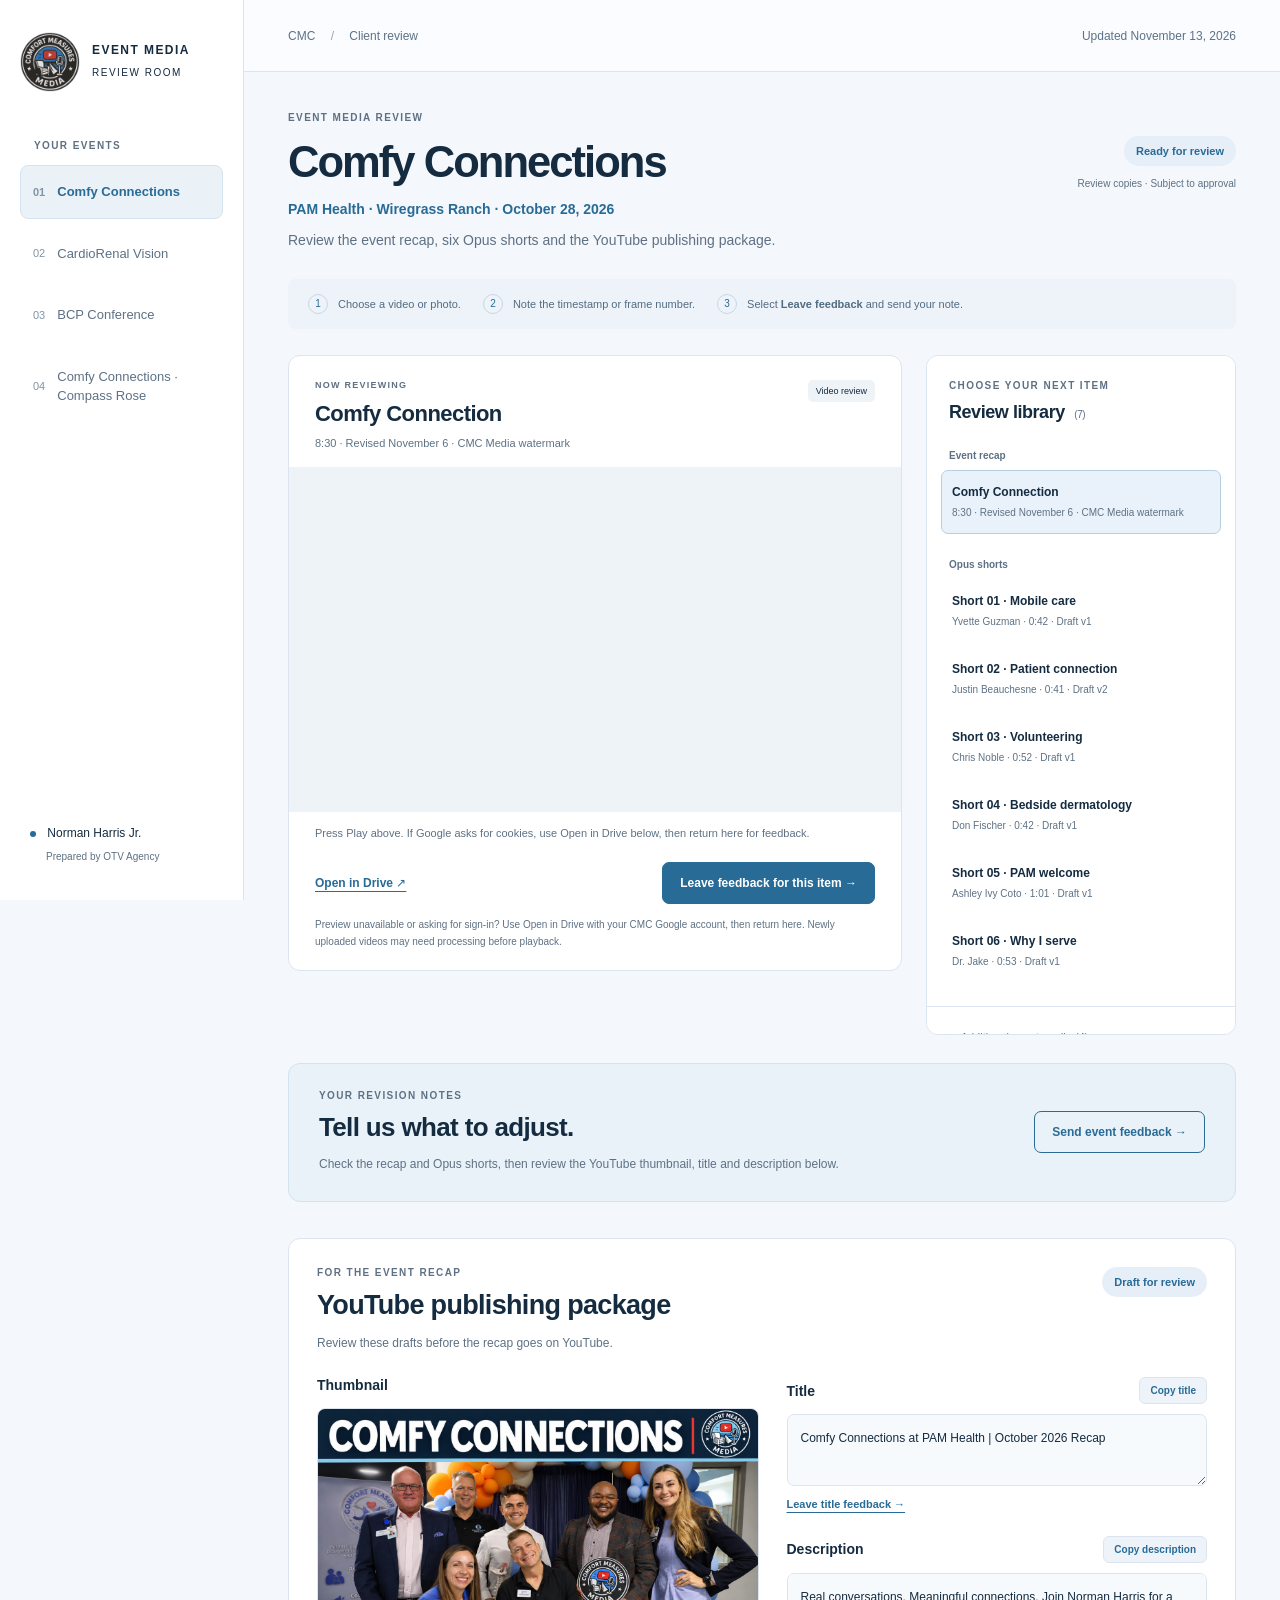
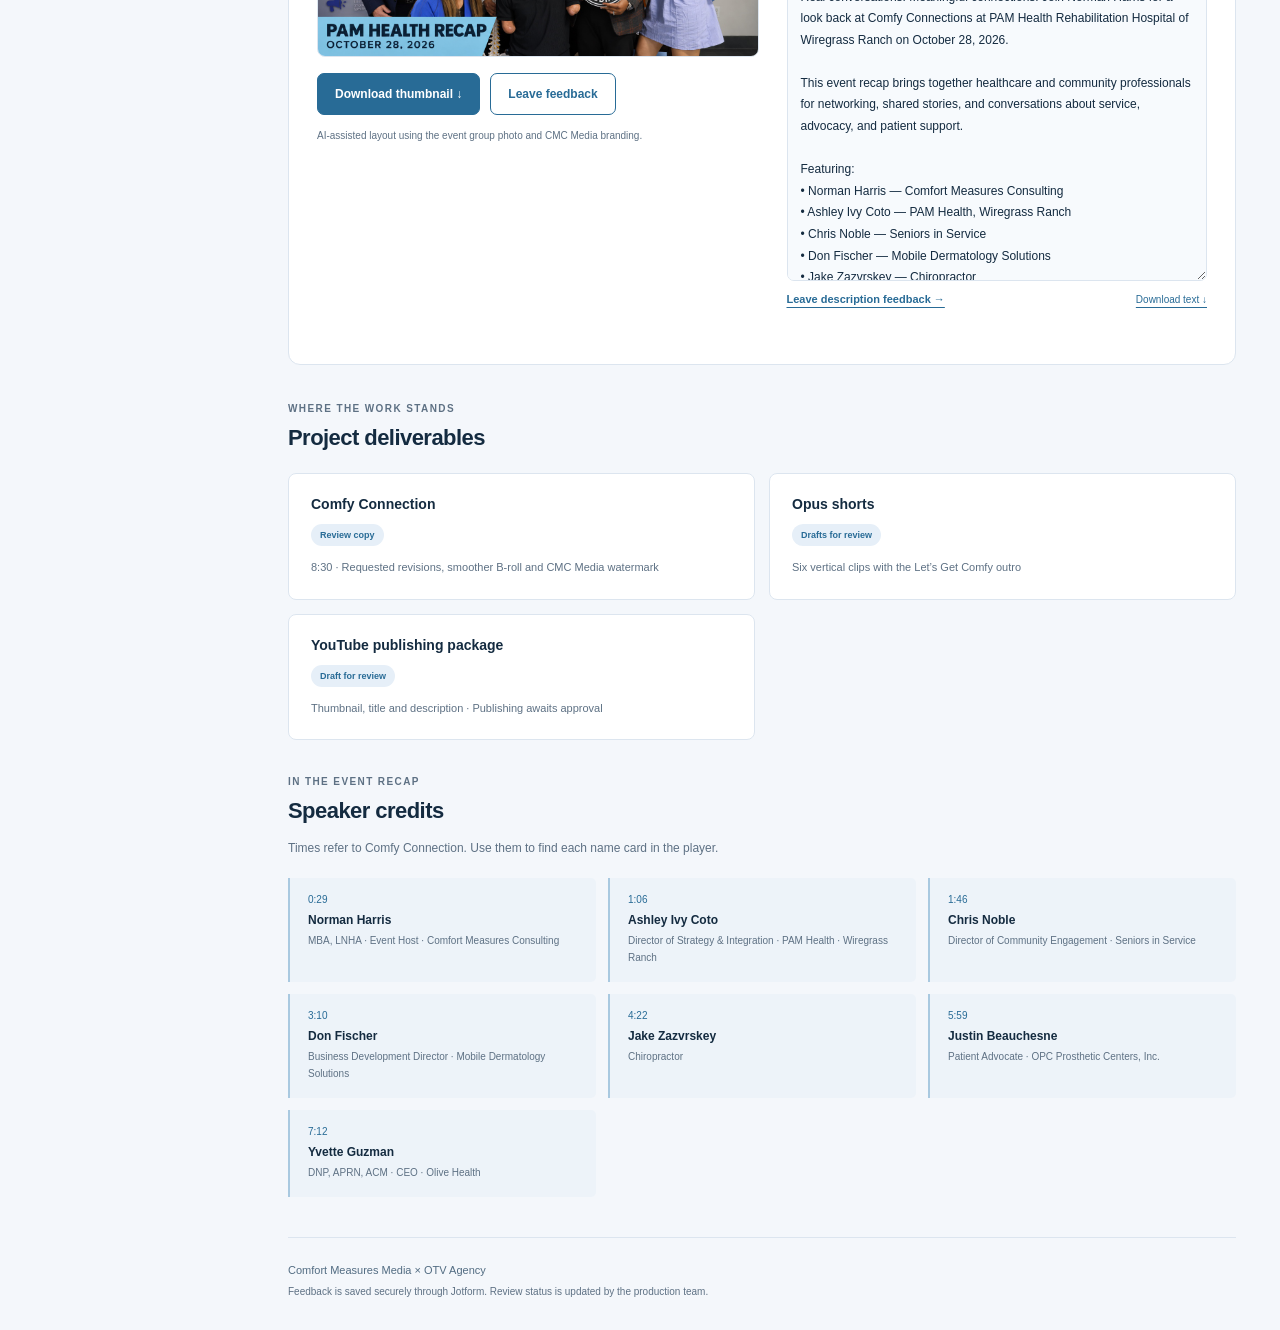
<file: events/index.html>
<!doctype html>
<html lang="en">
<head>
  <meta charset="utf-8">
  <meta name="viewport" content="width=device-width, initial-scale=1">
  <meta name="robots" content="noindex,nofollow">
  <meta name="referrer" content="strict-origin-when-cross-origin">
  <meta name="description" content="CMC event media review for Norman Harris Jr. Watch review cuts and send timestamped revision feedback to OTV Agency.">
  <title>CMC · Event media review</title>
  <link rel="icon" href="cmc-logo.png">
  <link rel="stylesheet" href="review.css?v=20261113-phone2">
  <script src="data.js?v=20261112-client-revisions" defer></script>
  <script src="bcp-revisions.js?v=20261113-mark-britton" defer></script>
  <script src="compass-rose.js?v=20261113-phone2" defer></script>
  <script src="review.js?v=20261113-inline3" defer></script>
</head>
<body>
  <a href="#project" class="skip">Skip to event review</a>
  <aside class="sidebar">
    <a class="brand" href="#comfy"><img src="cmc-logo.png" alt="Comfort Measures Media"><span>EVENT MEDIA<br><small>REVIEW ROOM</small></span></a>
    <div class="nav-label">YOUR EVENTS</div>
    <nav id="project-nav" aria-label="Choose an event"></nav>
    <div class="sidebar-footer"><span class="dot"></span> Norman Harris Jr.<br><small>Prepared by OTV Agency</small></div>
  </aside>
  <div class="workspace">
    <header class="topbar"><span>CMC <span aria-hidden="true">/</span> Client review</span><span id="updated"></span></header>
    <main id="project" tabindex="-1">
      <section class="hero">
        <div><p class="eyebrow">EVENT MEDIA REVIEW</p><h1 id="event-title">Event media review</h1><p class="subtitle" id="event-subtitle"></p><p class="description" id="event-description"></p></div>
        <div class="hero-status"><span class="status" id="event-status"></span><p>Review copies · Subject to approval</p></div>
      </section>
      <nav id="cardio-review-jumps" class="cardio-review-jumps" aria-label="Jump to review content" hidden>
        <button type="button" data-review-jump="recap">Recap</button>
        <button type="button" data-review-jump="shorts">Shorts</button>
        <button type="button" data-review-jump="photos">Photos</button>
        <button type="button" data-review-jump="checklist">Checklist</button>
      </nav>
      <details id="scope-section" class="scope-section" hidden>
        <summary class="scope-heading"><span><span class="eyebrow">YOUR DELIVERABLES</span><span id="scope-heading" class="scope-title">Deliverable checklist</span></span><span id="scope-progress" class="status"></span><span class="scope-chevron" aria-hidden="true">⌄</span></summary>
        <p id="scope-source"></p>
        <ol id="scope-list" class="scope-list"></ol>
        <p class="scope-note">Checked items are available for review. Approval and publishing are tracked separately. Use each item’s feedback button for changes or approval.</p>
      </details>
      <section class="review-instructions" aria-label="How to review"><span class="instruction-number">1</span><span>Choose a video or photo.</span><span class="instruction-number">2</span><span>Note the timestamp or frame number.</span><span class="instruction-number">3</span><span>Select <strong>Leave feedback</strong> and send your note.</span></section>
      <section id="review-layout" class="review-layout" aria-label="Media review">
        <div class="review-card">
          <div class="preview-head"><div><p class="eyebrow">NOW REVIEWING</p><h2 id="asset-title"></h2><p id="asset-detail"></p></div><span id="asset-kind" class="tag"></span></div>
          <div class="player" id="player"><iframe id="media-preview" title="Selected media preview" allow="autoplay; fullscreen" allowfullscreen></iframe></div>
          <div id="cardio-item-nav" class="cardio-item-nav" aria-label="Browse selected media" hidden>
            <button id="cardio-prev" type="button">← Previous</button>
            <span id="cardio-item-position" aria-live="polite"></span>
            <button id="cardio-next" type="button">Next →</button>
          </div>
          <p id="preview-status" class="preview-status" role="status">Loading the selected preview…</p>
          <div class="player-actions"><a id="open-media" class="text-link" target="_blank" rel="noopener noreferrer">Open in Drive ↗</a><button id="feedback-current" class="button">Leave feedback for this item →</button></div>
          <p class="access-note">Preview unavailable or asking for sign-in? Use Open in Drive with your CMC Google account, then return here. Newly uploaded videos may need processing before playback.</p>
        </div>
        <aside class="media-library"><div class="library-heading"><p class="eyebrow">CHOOSE YOUR NEXT ITEM</p><h2>Review library <span id="asset-count"></span></h2></div><div id="media-list"></div></aside>
      </section>
      <section id="extras-section" class="extras-section" hidden aria-labelledby="extras-heading"><div class="section-heading"><p class="eyebrow">EXTRAS</p><h2 id="extras-heading">Reference material</h2><p>Existing cuts for context and feedback. These are separate from the requested deliverables above.</p></div><div id="extras-list" class="extras-list"></div></section>
      <section class="feedback-strip"><div><p class="eyebrow">YOUR REVISION NOTES</p><h2>Tell us what to adjust.</h2><p id="review-hint"></p></div><button class="button secondary" id="feedback-general">Send event feedback →</button></section>
      <section class="youtube-package" id="youtube-package" hidden aria-labelledby="youtube-heading">
        <div class="youtube-heading"><div><p class="eyebrow">FOR THE EVENT RECAP</p><h2 id="youtube-heading">YouTube publishing package</h2><p>Review these drafts before the recap goes on YouTube.</p></div><span class="status">Draft for review</span></div>
        <div class="youtube-grid">
          <article class="youtube-thumbnail"><h3>Thumbnail</h3><a id="thumbnail-open" target="_blank" rel="noopener"><img id="youtube-thumbnail" alt=""></a><div class="youtube-actions"><a id="thumbnail-download" class="button" download>Download thumbnail ↓</a><button id="thumbnail-feedback" class="button secondary" type="button">Leave feedback</button></div><p class="asset-note">AI-assisted layout using the event group photo and CMC Media branding.</p></article>
          <div class="youtube-copy"><article><div class="copy-heading"><h3>Title</h3><button id="copy-title" type="button" class="copy-button">Copy title</button></div><label class="sr-only" for="youtube-title">YouTube title draft</label><textarea id="youtube-title" readonly rows="2"></textarea><button id="title-feedback" class="text-button" type="button">Leave title feedback →</button></article><article><div class="copy-heading"><h3>Description</h3><button id="copy-description" type="button" class="copy-button">Copy description</button></div><label class="sr-only" for="youtube-description">YouTube description draft</label><textarea id="youtube-description" readonly rows="13"></textarea><div class="description-actions"><button id="description-feedback" class="text-button" type="button">Leave description feedback →</button><a id="description-download" download>Download text ↓</a></div></article></div>
        </div><p id="copy-status" class="copy-status" aria-live="polite"></p>
      </section>
      <section class="deliverables" id="deliverables-section"><div class="section-heading"><p class="eyebrow">WHERE THE WORK STANDS</p><h2>Project deliverables</h2></div><div id="deliverable-list" class="deliverable-grid"></div></section>
      <section id="credits-section" class="credits" hidden><div class="section-heading"><p class="eyebrow">IN THE EVENT RECAP</p><h2>Speaker credits</h2><p>Times refer to Comfy Connection. Use them to find each name card in the player.</p></div><div id="credits-list"></div></section>
      <footer>Comfort Measures Media <span aria-hidden="true">×</span> OTV Agency<br><small>Feedback is saved securely through Jotform. Review status is updated by the production team.</small></footer>
    </main>
  </div>
  <dialog id="feedback-dialog" aria-labelledby="feedback-title">
    <div class="dialog-header"><div><p class="eyebrow">SEND A NOTE TO OTV AGENCY</p><h2 id="feedback-title">Revision feedback</h2><p id="feedback-context"></p></div><button id="close-feedback" class="close" aria-label="Close feedback form">×</button></div>
    <p class="form-help">The event and item are filled in for you. Add the timestamp and requested change, then press <strong>Send feedback</strong>. A receipt opens in a new tab; wait for confirmation that your note was saved.</p>
    <form id="revision-form" class="revision-form" action="https://submit.jotform.com/submit/263085670628060" method="post" target="_blank" rel="noopener">
      <input type="hidden" name="formID" value="263085670628060">
      <input type="hidden" id="feedback-event" name="q2_q2_dropdown0">
      <label>Video or photo title <span aria-hidden="true">*</span><input id="feedback-item" name="q3_q3_textbox1" required maxlength="300"></label>
      <div class="form-row"><label>Timestamp or photo number<input id="feedback-time" name="q5_q5_textbox3" placeholder="e.g. 02:15 or Frame 026" maxlength="100"></label><label>Feedback type<select id="feedback-type" name="q7_q7_dropdown5"><option>Revision request</option><option>Approval</option><option>Question</option></select></label></div>
      <label>Requested change or feedback <span aria-hidden="true">*</span><textarea id="feedback-note" name="q4_q4_textarea2" required rows="5" maxlength="6000" placeholder="Tell us what to change, keep or clarify."></textarea></label>
      <div class="form-row"><label>Your first name <span class="optional">(optional)</span><input name="q6_q6_fullname4[first]" autocomplete="given-name" maxlength="100"></label><label>Your last name <span class="optional">(optional)</span><input name="q6_q6_fullname4[last]" autocomplete="family-name" maxlength="100"></label></div>
      <button class="button" type="submit">Send feedback &amp; open receipt ↗</button>
      <p class="submission-help" id="submission-help" aria-live="polite">One note per requested change. Your review page stays open.</p>
    </form>
    <div class="dialog-footer"><a id="feedback-external" target="_blank" rel="noopener noreferrer">Use the full feedback form ↗</a><span>Check the receipt before closing this note.</span></div>
  </dialog>
  <noscript><p class="noscript">Please enable JavaScript to view this review library. You can also <a href="https://form.jotform.com/263085670628060">send event feedback here</a>.</p></noscript>
</body>
</html>
</file>
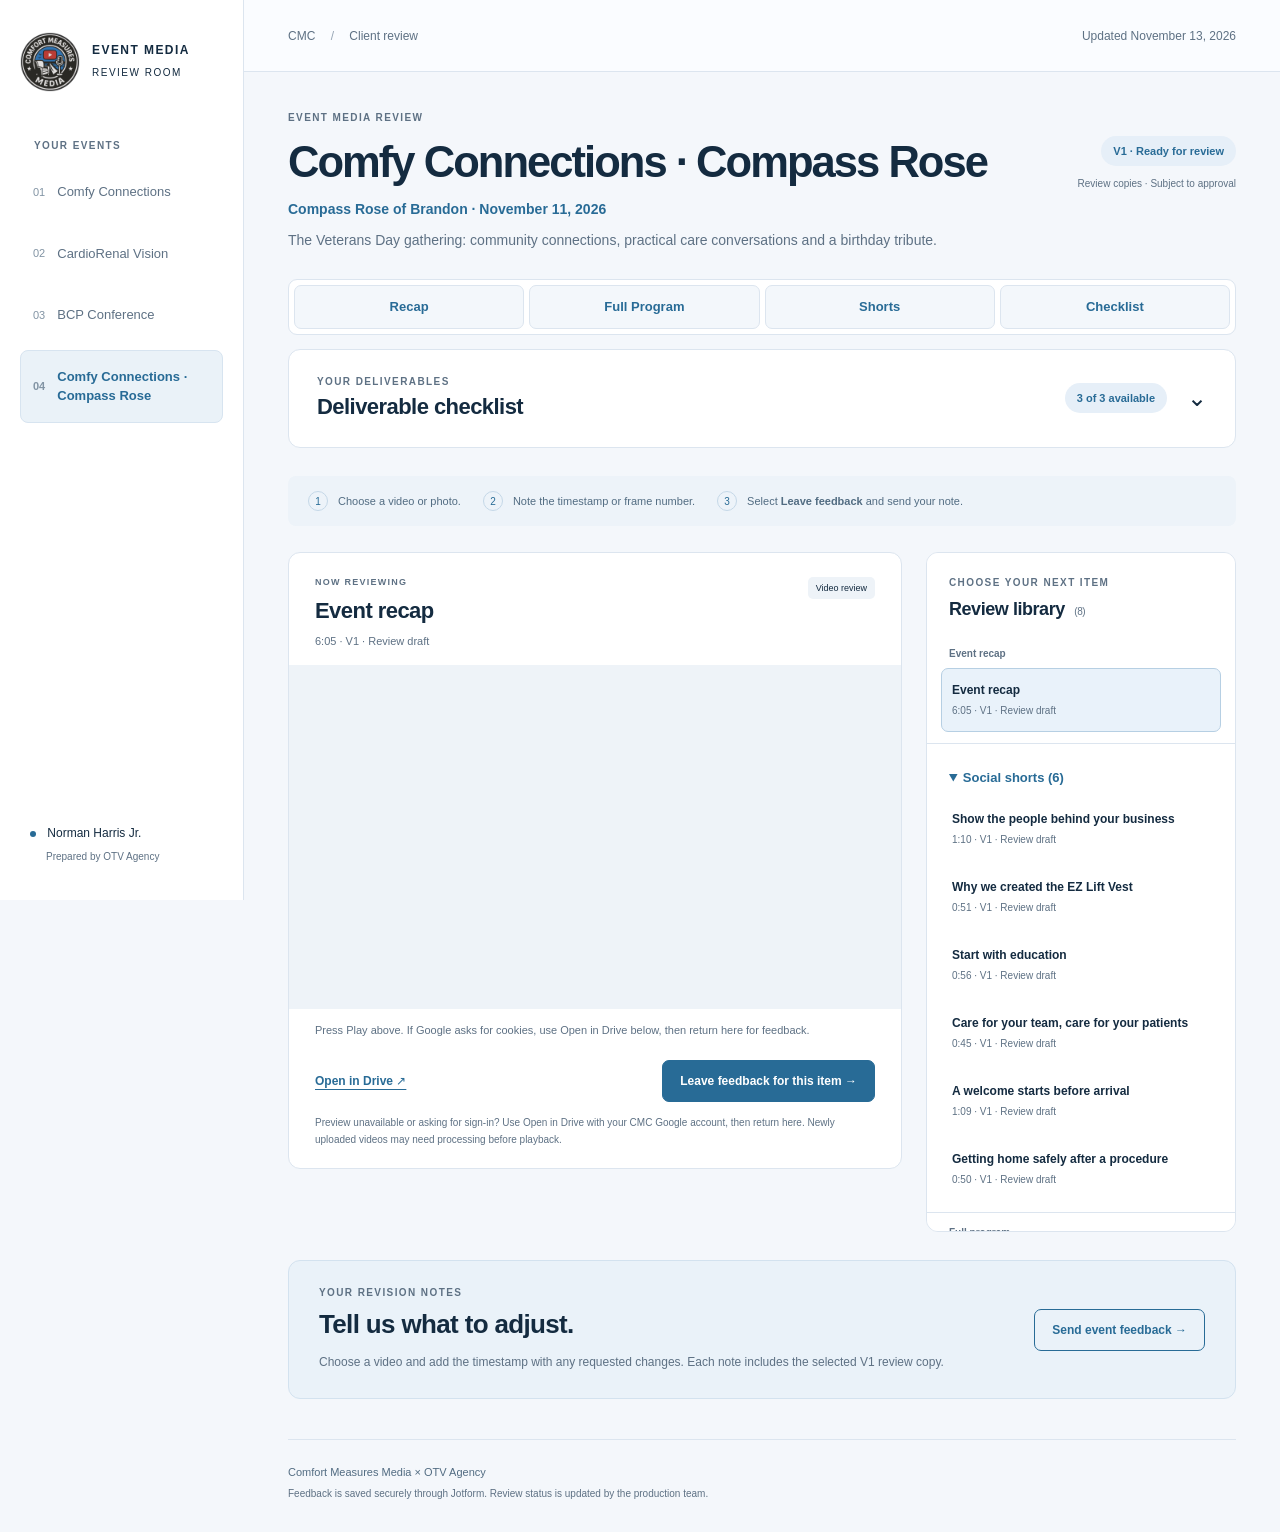
<file: events/compass-rose-nov11/index.html>
<!doctype html><html lang="en"><head><meta charset="utf-8"><meta name="robots" content="noindex,nofollow"><meta name="viewport" content="width=device-width,initial-scale=1"><meta http-equiv="refresh" content="0; url=../?v=20261113-inline3#compass-rose-nov11"><title>Compass Rose · Comfy Connections review</title></head><body><a href="../?v=20261113-inline3#compass-rose-nov11">Open Compass Rose review</a></body></html>
</file>
<file: events/review.css>
:root{--ink:#142b40;--muted:#5e7184;--blue:#286b96;--page:#f4f7fb;--border:#dce5ef;--sky:#90c0d8;--white:#fff;font-family:-apple-system,BlinkMacSystemFont,"Segoe UI",sans-serif;color:var(--ink);background:var(--page);font-synthesis:none}
*{box-sizing:border-box}body{margin:0}button,a{-webkit-tap-highlight-color:transparent}button,input,select,textarea{font:inherit}button{cursor:pointer}a{color:var(--blue);text-underline-offset:4px}button:focus-visible,a:focus-visible{outline:3px solid #286b96;outline-offset:4px}[hidden]{display:none!important}.skip{position:fixed;top:-60px;left:20px;z-index:100;background:#fff;padding:14px}.skip:focus{top:15px}
.sidebar{position:fixed;inset:0 auto 0 0;width:244px;background:var(--white);border-right:1px solid var(--border);padding:32px 20px;display:flex;flex-direction:column;z-index:2}.brand{display:flex;gap:12px;align-items:center;text-decoration:none;color:var(--ink);font-size:12px;letter-spacing:.12em;font-weight:750;line-height:1.8}.brand img{width:60px;height:60px;object-fit:contain}.brand small{font-size:10px;font-weight:500;letter-spacing:.15em}.nav-label,.eyebrow{font-size:10px;letter-spacing:.14em;font-weight:700;color:var(--muted);margin:0 0 10px}.nav-label{margin:48px 14px 14px}.sidebar nav{display:grid;gap:8px}.nav-item{display:flex;gap:12px;align-items:center;padding:16px 12px;border-radius:8px;font-size:13px;line-height:1.5;text-decoration:none;color:var(--muted);border:1px solid transparent}.nav-item .number{font-size:11px;color:#8294a4}.nav-item[aria-current=page]{background:#eaf2f8;color:var(--blue);border-color:#d7e4f0;font-weight:700}.sidebar-footer{margin-top:auto;padding:24px 10px 0;font-size:12px;line-height:1.9}.sidebar-footer small{color:var(--muted);padding-left:16px}.dot{display:inline-block;width:6px;height:6px;background:#286b96;border-radius:50%;margin-right:8px}.workspace{margin-left:244px}.topbar{height:72px;display:flex;justify-content:space-between;align-items:center;padding:0 44px;border-bottom:1px solid var(--border);background:#fafcff;color:var(--muted);font-size:12px}.topbar span span{margin:0 12px;color:#96a5b4}main{max-width:1510px;margin:auto;padding:40px 44px 28px}.hero{display:flex;justify-content:space-between;align-items:flex-start;gap:28px;margin-bottom:26px}.hero .eyebrow{margin-bottom:16px}h1{font-size:clamp(34px,3.4vw,54px);line-height:1.1;letter-spacing:-.045em;margin:0 0 14px}h2{font-size:22px;letter-spacing:-.025em;line-height:1.3;margin:0}.subtitle{font-size:14px;margin:0 0 12px;color:var(--blue);font-weight:600}.description{font-size:14px;line-height:1.7;max-width:690px;color:var(--muted);margin:0}.hero-status{text-align:right;flex-shrink:0;padding-top:24px}.hero-status p{font-size:10px;color:var(--muted);margin-top:12px}.status{display:inline-block;padding:9px 12px;border-radius:24px;background:#e6eff8;color:var(--blue);font-size:11px;font-weight:650}.review-instructions{display:flex;gap:10px;align-items:center;flex-wrap:wrap;background:#edf3f9;border-radius:8px;padding:15px 20px;font-size:11px;color:#526c82;margin-bottom:26px}.instruction-number{display:inline-grid;place-items:center;width:20px;height:20px;border:1px solid #c5d8e8;border-radius:50%;font-size:10px;color:var(--blue);margin-left:12px}.instruction-number:first-child{margin-left:0}.review-layout{display:grid;grid-template-columns:minmax(0,1fr) 310px;gap:24px;align-items:start}.review-card,.media-library{border:1px solid var(--border);border-radius:12px;background:var(--white);overflow:hidden}.preview-head{display:flex;justify-content:space-between;align-items:flex-start;gap:18px;padding:24px 26px 18px}.preview-head .eyebrow{font-size:9px}.preview-head p:last-child{font-size:11px;color:var(--muted);margin:9px 0 0}.tag{font-size:9px;background:#eef3f8;padding:6px 8px;border-radius:5px;white-space:nowrap}.player{background:#102338;aspect-ratio:16/9;min-height:260px}.player iframe{display:block;width:100%;height:100%;border:0}.player-actions{display:flex;justify-content:space-between;align-items:center;gap:16px;padding:20px 26px 12px}.text-link{font-size:12px;font-weight:600}.button{background:var(--blue);color:white;border:1px solid var(--blue);border-radius:7px;padding:13px 17px;font-size:12px;font-weight:650;text-decoration:none}.button:hover{background:#194e73}.access-note{font-size:10px;line-height:1.7;color:var(--muted);padding:0 26px;margin:0 0 20px}.media-library{max-height:680px;overflow:auto}.library-heading{padding:24px 22px 12px}.library-heading h2{font-size:18px}.library-heading h2 span{font-size:10px;font-weight:400;color:var(--muted);margin-left:5px}.media-group{padding:14px 14px 7px}.media-group h3{font-size:10px;margin:0 8px 9px;color:var(--muted);font-weight:600}.media-choice{width:100%;display:block;text-align:left;color:var(--ink);background:#fff;border:1px solid transparent;border-radius:7px;padding:12px 10px;margin-bottom:4px}.media-choice:hover{background:#f1f6fb}.media-choice[aria-pressed=true]{border-color:#b6cfe3;background:#e9f2fa}.media-choice strong{display:block;font-size:12px;line-height:1.5;font-weight:650}.media-choice small{display:block;font-size:10px;line-height:1.7;margin-top:3px;color:var(--muted)}.media-choice .shortlist{font-size:9px;color:#286b96;display:block;margin-top:4px}.feedback-strip{display:flex;align-items:center;justify-content:space-between;gap:24px;background:#eaf2f9;border:1px solid #d3e2ef;border-radius:12px;padding:26px 30px;margin:28px 0 36px}.feedback-strip h2{font-size:26px}.feedback-strip p:last-child{max-width:700px;font-size:12px;line-height:1.7;color:var(--muted);margin:10px 0 0}.button.secondary{background:transparent;color:var(--blue);white-space:nowrap}.button.secondary:hover{background:#d9e8f5}.section-heading{margin-bottom:20px}.section-heading p:last-child{font-size:12px;color:var(--muted);line-height:1.7}.deliverable-grid{display:grid;grid-template-columns:repeat(2,minmax(0,1fr));gap:14px}.deliverable{background:white;border:1px solid var(--border);border-radius:8px;padding:22px;display:grid;gap:12px}.deliverable h3{font-size:14px;margin:0}.deliverable .status{justify-self:start;font-size:9px;padding:6px 9px}.deliverable p{font-size:11px;line-height:1.7;color:var(--muted);margin:0}.credits{margin-top:36px}#credits-list{display:grid;grid-template-columns:repeat(3,minmax(0,1fr));gap:12px}.credit{padding:16px 18px;border-left:2px solid #a9c9e0;background:#edf3f9;border-radius:0 5px 5px 0}.credit strong{display:block;font-size:12px}.credit span{font-size:10px;line-height:1.7;color:var(--muted);display:block;margin-top:5px}.credit time{font-size:10px;color:var(--blue);display:block;margin-bottom:8px}footer{border-top:1px solid var(--border);padding-top:22px;margin-top:40px;font-size:11px;line-height:1.9;color:#526c82}footer small{font-size:10px;color:var(--muted)}
dialog{padding:0;border:1px solid var(--border);border-radius:12px;width:min(760px,calc(100% - 28px));max-height:94dvh;overflow:auto;box-shadow:0 25px 90px #142b4033}dialog::backdrop{background:#102338e0}.dialog-header{display:flex;justify-content:space-between;align-items:flex-start;padding:24px 26px 12px;gap:15px}.dialog-header h2{font-size:25px}.dialog-header p:last-child{font-size:12px;color:var(--muted);line-height:1.6;margin:8px 0 0}.close{border:1px solid var(--border);background:#f1f5fa;border-radius:50%;width:34px;height:34px;font-size:23px;flex-shrink:0}.form-help{padding:0 26px;font-size:11px;line-height:1.7;color:var(--muted);margin:0 0 14px}#feedback-frame{border:0;width:100%;height:min(790px,64dvh);min-height:350px;background:#fff}.dialog-footer{display:flex;justify-content:space-between;gap:18px;padding:18px 26px;border-top:1px solid var(--border);font-size:10px;line-height:1.7}.dialog-footer span{color:var(--muted)}.noscript{padding:24px;background:white;position:fixed;inset:25% 10% auto;z-index:10}
@media(min-width:1700px){.review-layout{grid-template-columns:minmax(0,1fr) 340px}.media-library{max-height:760px}}
@media(max-width:1150px){.sidebar{width:215px;padding:26px 14px}.workspace{margin-left:215px}main{padding:32px 28px}.topbar{padding:0 28px}.review-layout{grid-template-columns:minmax(0,1fr) 260px;gap:18px}.player-actions{flex-wrap:wrap}.hero-status{max-width:160px}.brand{font-size:10px}}
@media(max-width:900px){.sidebar{position:static;width:auto;padding:18px 22px;border-right:0;border-bottom:1px solid var(--border)}.brand img{width:45px;height:45px}.brand{font-size:10px}.nav-label,.sidebar-footer{display:none}.sidebar nav{display:flex;gap:7px;margin-top:18px}.nav-item{flex:1;padding:10px;font-size:11px;gap:7px;justify-content:center}.workspace{margin-left:0}.topbar{height:48px;font-size:10px;padding:0 24px}.review-layout{grid-template-columns:minmax(0,1fr)}.media-library{max-height:420px}.hero-status{padding-top:5px}.hero{gap:18px}.preview-head h2{font-size:20px}.media-group{padding-top:10px}.media-group h3{margin-top:10px}#media-list{display:grid;grid-template-columns:repeat(2,minmax(0,1fr))}main{padding:28px 24px}.review-instructions{gap:9px;font-size:10px}.instruction-number{margin-left:4px}.player{min-height:0}.feedback-strip{padding:24px}.feedback-strip h2{font-size:23px}}
@media(max-width:560px){.sidebar{padding:16px}.brand span{line-height:1.7}.nav-item{padding:10px 5px;font-size:10px}.nav-item .number{display:none}.topbar{padding:0 18px}main{padding:26px 16px}.hero{display:block}.hero-status{text-align:left;max-width:none;display:flex;align-items:center;gap:12px;margin-top:16px}.hero-status p{margin:0;font-size:9px}.subtitle{font-size:12px;line-height:1.6}.description{font-size:12px}.hero .eyebrow{font-size:8px}h1{font-size:37px}.review-instructions{display:grid;grid-template-columns:20px 1fr;gap:10px;padding:16px}.instruction-number{margin:0}.preview-head{padding:20px 18px 16px}.preview-head h2{font-size:19px}.player-actions{padding:17px 18px 12px;gap:16px}.player-actions .button{width:100%}.access-note{padding:0 18px}.feedback-strip{display:block;padding:22px}.feedback-strip .button{margin-top:20px;white-space:normal}.deliverable-grid{grid-template-columns:1fr}#credits-list{grid-template-columns:repeat(2,minmax(0,1fr))}#media-list{grid-template-columns:1fr}.media-library{max-height:360px}.dialog-header{padding:20px}.dialog-header h2{font-size:22px}.form-help{padding:0 20px}.dialog-footer{display:block;padding:16px 20px}.dialog-footer span{display:block;margin-top:7px}#feedback-frame{height:62dvh}.credit{padding:14px}}
/* Native fields submit directly to Jotform, so feedback does not depend on
   third-party iframe cookies or a script running on the client's device. */
.revision-form{padding:6px 26px 18px;display:grid;gap:18px}.revision-form label{font-size:12px;font-weight:600;display:grid;gap:8px;line-height:1.5}.revision-form input,.revision-form select,.revision-form textarea{width:100%;min-width:0;border:1px solid #c6d5e3;border-radius:6px;background:white;padding:11px 12px;color:var(--ink);font-size:13px;font-weight:400}.revision-form textarea{resize:vertical;line-height:1.6}.revision-form input:focus,.revision-form select:focus,.revision-form textarea:focus{outline:2px solid #286b96;outline-offset:1px}.form-row{display:grid;grid-template-columns:1fr 1fr;gap:16px}.revision-form .button{justify-self:start}.optional{font-size:10px;font-weight:400;color:var(--muted)}.submission-help{font-size:11px;line-height:1.7;margin:0;color:var(--muted)}@media(max-width:560px){.revision-form{padding:6px 20px 18px}.form-row{grid-template-columns:1fr}.revision-form .button{width:100%}}
.launch-preview{display:flex;flex-direction:column;align-items:center;justify-content:center;text-align:center;padding:36px 26px;color:#fff;background:radial-gradient(ellipse at 50% 45%,#234f73 0%,#142b40 65%,#102338 100%);gap:17px}.play-symbol{display:grid;place-items:center;border:1px solid #83adc9;border-radius:50%;width:66px;height:66px;font-size:23px;background:#ffffff08;color:#a7d1e8}.launch-preview strong{font-size:20px;line-height:1.4;letter-spacing:-.02em}.launch-preview p{font-size:12px;line-height:1.8;max-width:400px;margin:0;color:#c5d9e8}.watch-link{display:inline-block;border-radius:7px;padding:13px 20px;background:#90c0d8;color:#142b40;font-size:12px;font-weight:700;text-decoration:none;margin-top:6px}.watch-link:hover{background:#b3d9ef}@media(max-width:560px){.launch-preview{aspect-ratio:auto;min-height:310px;padding:30px 22px;gap:15px}.launch-preview strong{font-size:18px}.launch-preview p{font-size:11px}.play-symbol{width:55px;height:55px;font-size:19px}}
/* YouTube assets share the existing review workflow and appear only for Comfy. */
.extra-media{border-top:1px solid var(--border);margin-top:12px;padding-bottom:16px}.extra-media summary{font-size:11px;color:var(--muted);cursor:pointer;padding:8px;line-height:1.6}.extra-media[open] summary{margin-bottom:10px}.youtube-package{margin:0 0 38px;padding:28px;border:1px solid var(--border);border-radius:12px;background:#fff}.youtube-heading{display:flex;justify-content:space-between;align-items:flex-start;gap:20px;margin-bottom:24px}.youtube-heading h2{font-size:27px}.youtube-heading p:last-child{font-size:12px;color:var(--muted);line-height:1.7;margin:10px 0 0}.youtube-grid{display:grid;grid-template-columns:minmax(0,1.05fr) minmax(0,1fr);gap:28px;align-items:start}.youtube-package h3{font-size:14px;margin:0 0 15px}.youtube-thumbnail img{display:block;width:100%;height:auto;aspect-ratio:16/9;border-radius:8px;border:1px solid var(--border)}.youtube-actions{display:flex;flex-wrap:wrap;gap:10px;margin-top:16px;align-items:center}.asset-note{font-size:10px;line-height:1.7;color:var(--muted);margin:12px 0 0}.youtube-copy{display:grid;gap:24px}.copy-heading{display:flex;justify-content:space-between;align-items:center;gap:12px;margin-bottom:10px}.copy-heading h3{margin:0}.copy-button{border:1px solid var(--border);border-radius:6px;background:#edf3f9;color:var(--blue);font-size:10px;font-weight:650;padding:7px 10px}.youtube-copy textarea{display:block;width:100%;resize:vertical;border:1px solid var(--border);border-radius:7px;padding:13px;font:12px/1.8 inherit;color:var(--ink);background:#f7fafd;font-family:inherit;font-size:12px;line-height:1.8}.youtube-copy textarea:focus{outline:2px solid var(--blue);outline-offset:1px}.text-button{border:0;background:transparent;padding:0;color:var(--blue);font-size:11px;font-weight:600;text-decoration:underline;text-underline-offset:4px;margin-top:12px}.description-actions{display:flex;justify-content:space-between;gap:15px;align-items:baseline}.description-actions a{font-size:10px}.copy-status{font-size:11px;color:var(--blue);min-height:17px;margin:14px 0 0}.sr-only{position:absolute;width:1px;height:1px;padding:0;margin:-1px;overflow:hidden;clip:rect(0,0,0,0);white-space:nowrap;border:0}@media(max-width:1000px){.youtube-grid{grid-template-columns:1fr}.youtube-thumbnail{max-width:720px}}@media(max-width:560px){.youtube-package{padding:20px}.youtube-heading{display:block}.youtube-heading .status{margin-top:14px}.youtube-heading h2{font-size:24px}.youtube-actions .button{font-size:11px}.description-actions{flex-wrap:wrap}.youtube-copy textarea{font-size:13px}.youtube-package{margin-bottom:30px}}
/* Provider previews keep the original Drive permissions and never autoplay. */
.player{position:relative;aspect-ratio:16/9;min-height:0}.player iframe{position:absolute;inset:0;background:#eef3f8}.preview-status{font-size:11px;line-height:1.7;color:var(--muted);padding:12px 26px 0;margin:0}.scope-section{background:#fff;border:1px solid var(--border);border-radius:12px;padding:26px 28px;margin:0 0 28px}.scope-heading{display:flex;justify-content:space-between;gap:20px;align-items:start}.scope-heading p:last-child,.scope-note{font-size:11px;line-height:1.7;color:var(--muted)}.scope-list{list-style:none;margin:12px 0 0;padding:0}.scope-item{display:grid;grid-template-columns:22px minmax(0,1fr) 175px;gap:16px;padding:20px 0;border-top:1px solid var(--border)}.scope-mark{font-size:25px;color:var(--blue);line-height:1}.scope-copy h3{font-size:14px;margin:0 0 7px}.scope-copy p{font-size:12px;line-height:1.7;margin:0 0 6px}.scope-copy small{font-size:11px;line-height:1.7;color:var(--muted)}.scope-actions{display:flex;flex-direction:column;align-items:flex-start;gap:9px}.scope-actions .status{font-size:10px;padding:7px 10px}.scope-actions .text-button{margin:0;line-height:1.7;text-align:left}.scope-note{margin:0;border-top:1px solid var(--border);padding-top:14px}.extras-section{margin-top:28px;background:#edf3f9;border:1px solid var(--border);border-radius:12px;padding:26px 28px}.extras-list{display:grid;grid-template-columns:repeat(3,minmax(0,1fr));gap:12px}.extras-list .media-choice{border-color:var(--border);margin:0;padding:16px}.library-empty{padding:0 22px 22px;font-size:12px;line-height:1.8;color:var(--muted)}
@media(max-width:700px){.scope-section,.extras-section{padding:22px 20px}.scope-heading{display:block}.scope-heading>.status{margin:0 0 12px}.scope-item{grid-template-columns:20px minmax(0,1fr);gap:12px}.scope-actions{grid-column:2;flex-direction:row;flex-wrap:wrap;align-items:center;column-gap:15px}.extras-list{grid-template-columns:1fr}.preview-status{padding:12px 18px 0}}

/* CardioRenal has a long gallery. Keep its media navigation close on phones. */
.cardio-media-group summary {
  padding: 12px 8px;
  color: var(--blue);
  cursor: pointer;
  font-size: 13px;
  font-weight: 650;
}
.cardio-media-group + .cardio-media-group {
  border-top: 1px solid var(--border);
}
.cardio-item-nav {
  display: flex;
  justify-content: space-between;
  align-items: center;
  gap: 10px;
  padding: 9px 14px;
  border-bottom: 1px solid var(--border);
  color: var(--muted);
  font-size: 12px;
  text-align: center;
}
.cardio-item-nav button,
.cardio-review-jumps button {
  border: 1px solid var(--border);
  border-radius: 7px;
  background: #f3f7fb;
  color: var(--blue);
  min-height: 44px;
  padding: 6px 10px;
  font-size: 13px;
  font-weight: 650;
}
.cardio-item-nav button:disabled { opacity: .45; cursor: default; }

@media (max-width: 760px) {
  .cardio-phone { padding-top: 18px; }
  .cardio-phone .hero { margin-bottom: 14px; }
  .cardio-phone .hero .description { display: none; }
  .cardio-phone .hero-status { margin-top: 10px; }
  .cardio-review-jumps {
    position: sticky;
    top: 0;
    z-index: 3;
    display: grid;
    grid-template-columns: repeat(4, minmax(0, 1fr));
    gap: 5px;
    background: var(--white);
    border: 1px solid var(--border);
    border-radius: 9px;
    padding: 5px;
    margin-bottom: 14px;
  }
  .cardio-review-jumps button { padding-inline: 4px; }
  .cardio-phone .review-layout,
  .cardio-phone .cardio-media-group,
  .cardio-phone .scope-section { scroll-margin-top: 66px; }
  .cardio-phone .preview-head { padding: 14px 13px; }
  .cardio-phone .preview-head h2 { font-size: 19px; }
  .cardio-phone .player-actions { gap: 6px; padding: 7px 13px 10px; }
  .cardio-phone .player-actions > * { min-height: 44px; }
  .cardio-phone .player-actions .text-link { display: inline-flex; align-items: center; }
  .cardio-phone .player.vertical-preview {
    aspect-ratio: 9 / 16;
    max-height: 62vh;
    max-height: 62svh;
  }
  .cardio-phone .media-library { max-height: none; overflow: visible; }
  .cardio-phone #media-list { grid-template-columns: minmax(0, 1fr); }
  .cardio-phone .cardio-media-group summary,
  .cardio-phone .media-choice { min-height: 44px; overflow-wrap: anywhere; }
  .cardio-phone .scope-section { margin-top: 20px; }
  .cardio-phone .scope-actions .text-button { min-height: 44px; }
}

@media (max-width: 360px) {
  .cardio-review-jumps button { font-size: 12px; padding-inline: 2px; }
}

/* Native disclosure keeps the deliverables compact and keyboard accessible. */
.scope-section > summary { cursor:pointer; list-style:none; align-items:center; }
.scope-section > summary::-webkit-details-marker { display:none; }
.scope-heading .eyebrow { display:block; margin-bottom:6px; }
.scope-title { display:block; font-size:22px; font-weight:700; letter-spacing:-.025em; line-height:1.3; }
.scope-heading > .status { margin-left:auto; white-space:nowrap; }
.scope-chevron { font-size:24px; transition:transform .15s ease; }
.scope-section[open] .scope-chevron { transform:rotate(180deg); }
.scope-section > summary:focus-visible { outline:2px solid var(--blue); outline-offset:8px; border-radius:4px; }
#scope-source { font-size:11px; line-height:1.7; color:var(--muted); margin:18px 0 0; }
@media(max-width:700px) {
  .scope-section > summary { display:flex; flex-wrap:wrap; gap:12px; }
  .scope-heading > .status { margin:0 0 0 auto; }
  .scope-title { font-size:18px; }
}
@media(prefers-reduced-motion:reduce) { .scope-chevron { transition:none; } }

/* Compass Rose uses the familiar deliverable tabs on every screen size. */
.cardio-review-jumps:not([hidden]) { display:grid; grid-template-columns:repeat(4,minmax(0,1fr)); gap:5px; padding:5px; margin-bottom:14px; border:1px solid var(--border); border-radius:9px; background:white; }
.player.direct-playback { aspect-ratio:auto; min-height:220px; max-height:none; }
.phone-playback-card { display:flex; flex-direction:column; align-items:center; text-align:center; gap:12px; padding:26px 20px; color:white; }
.phone-playback-card p { margin:0; font-size:12px; line-height:1.6; max-width:340px; }
.phone-playback-card .phone-playback-title { font-size:19px; font-weight:650; }
.phone-playback-card .button { background:white; color:var(--blue); min-width:180px; min-height:44px; }
.inline-playback-button { border:0; padding:10px; min-height:44px; background:transparent; color:#d9eaf8; text-decoration:underline; font-size:12px; }
@media(max-width:760px) { .cardio-phone .player-actions { flex-wrap:wrap; } .cardio-phone .scope-title { font-size:18px; } .cardio-phone .scope-heading { gap:10px; } }
</file>
